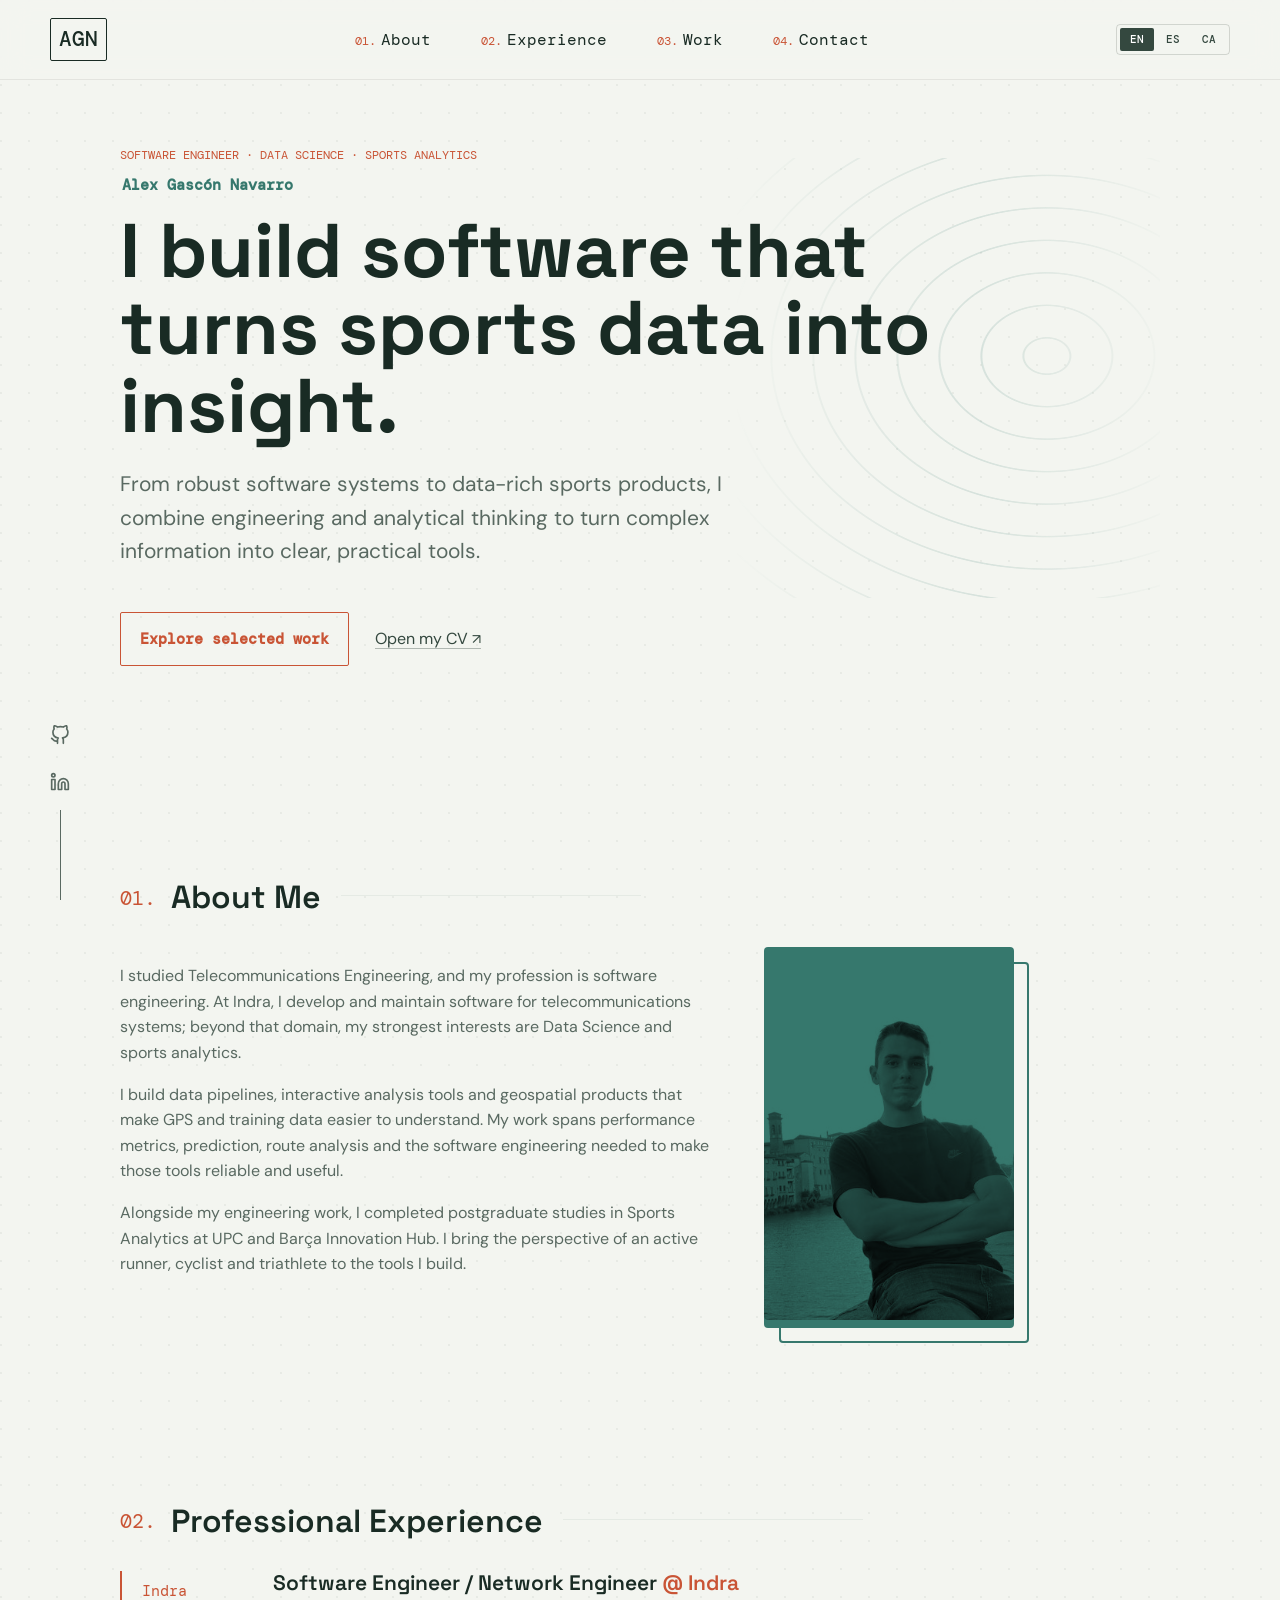
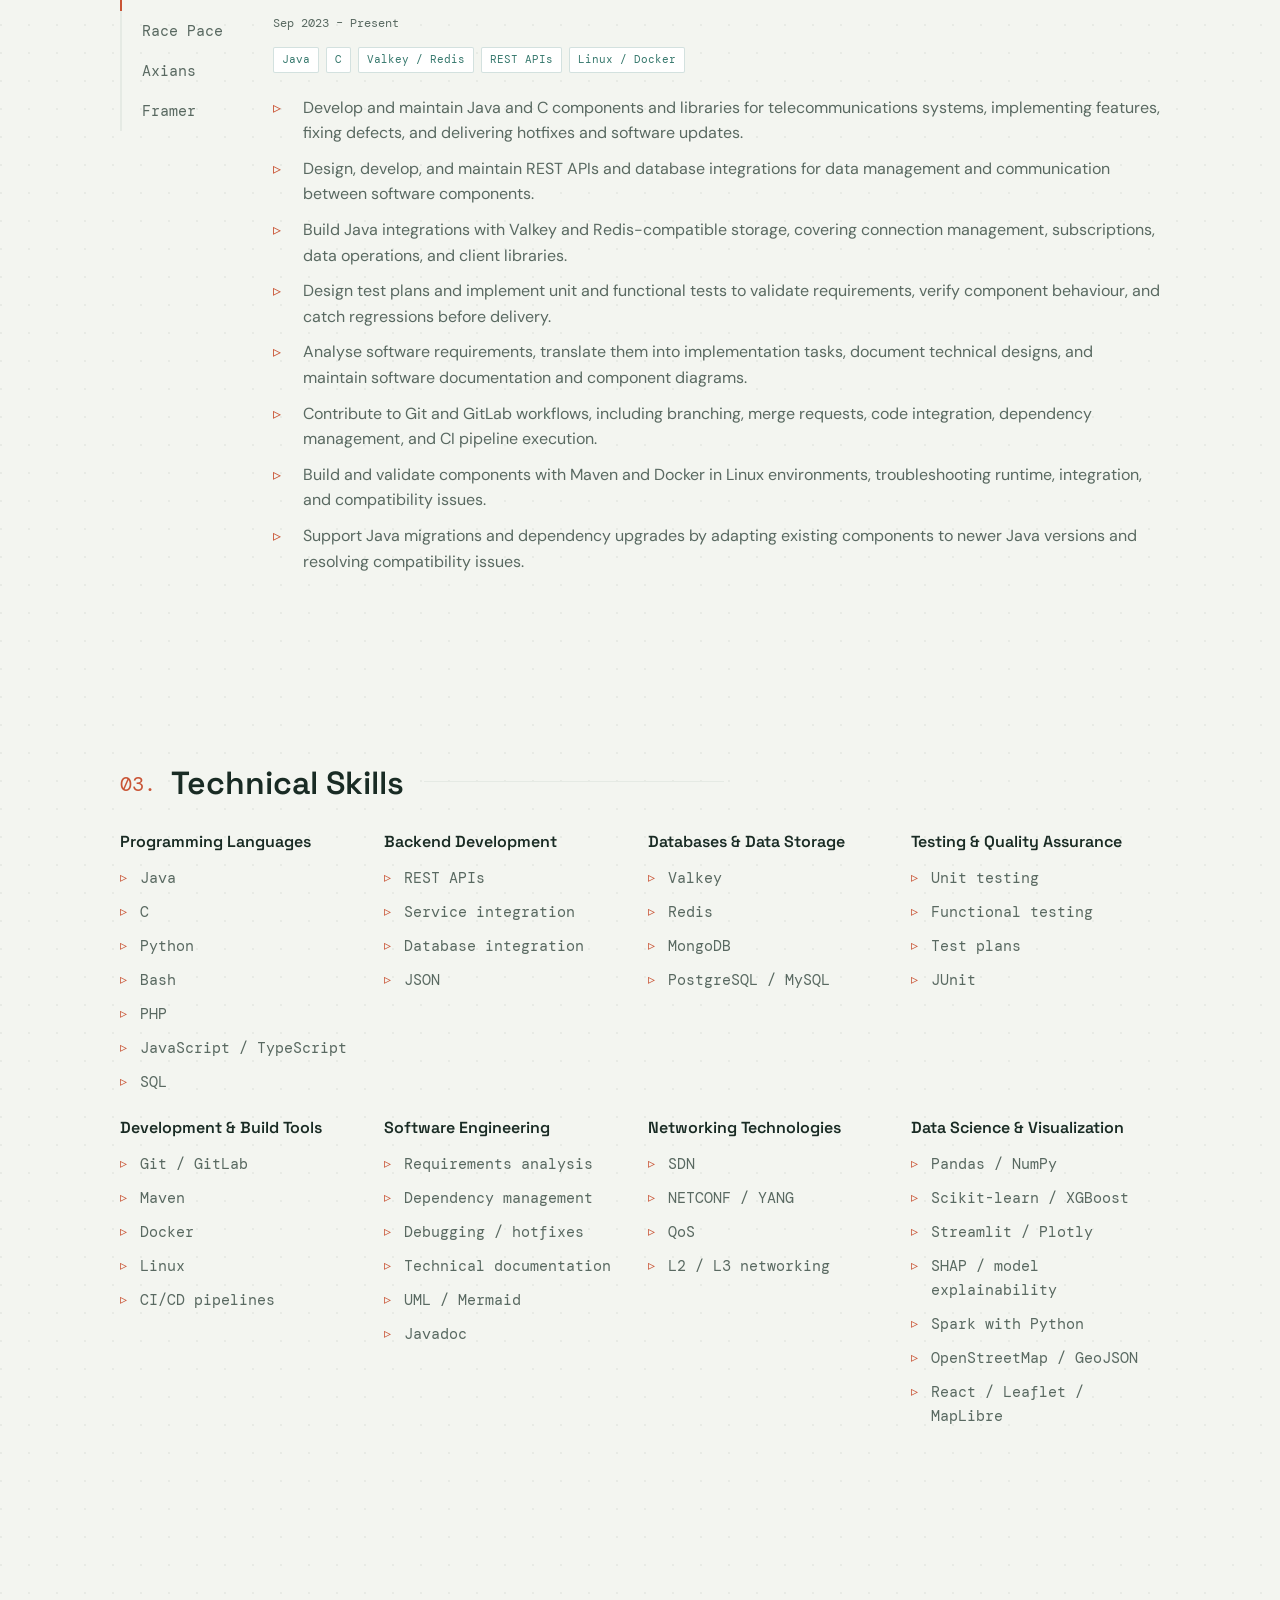
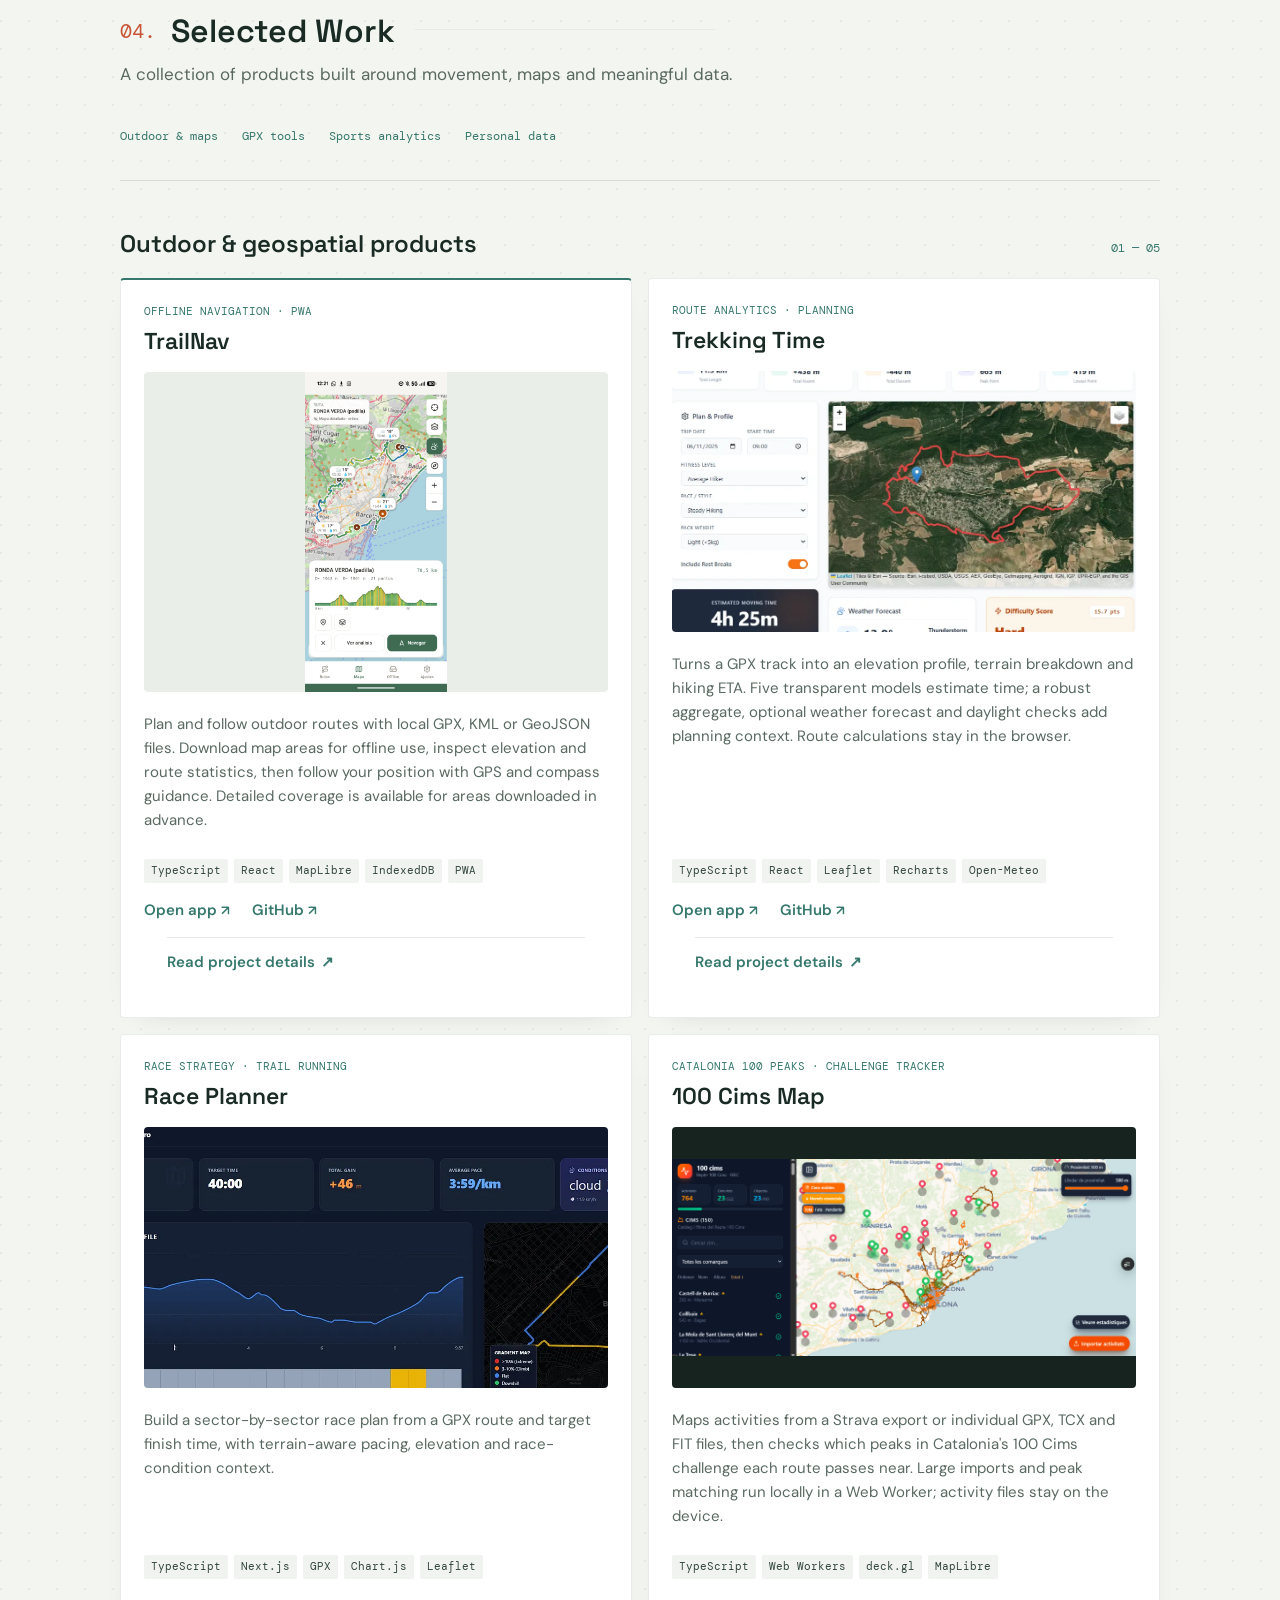
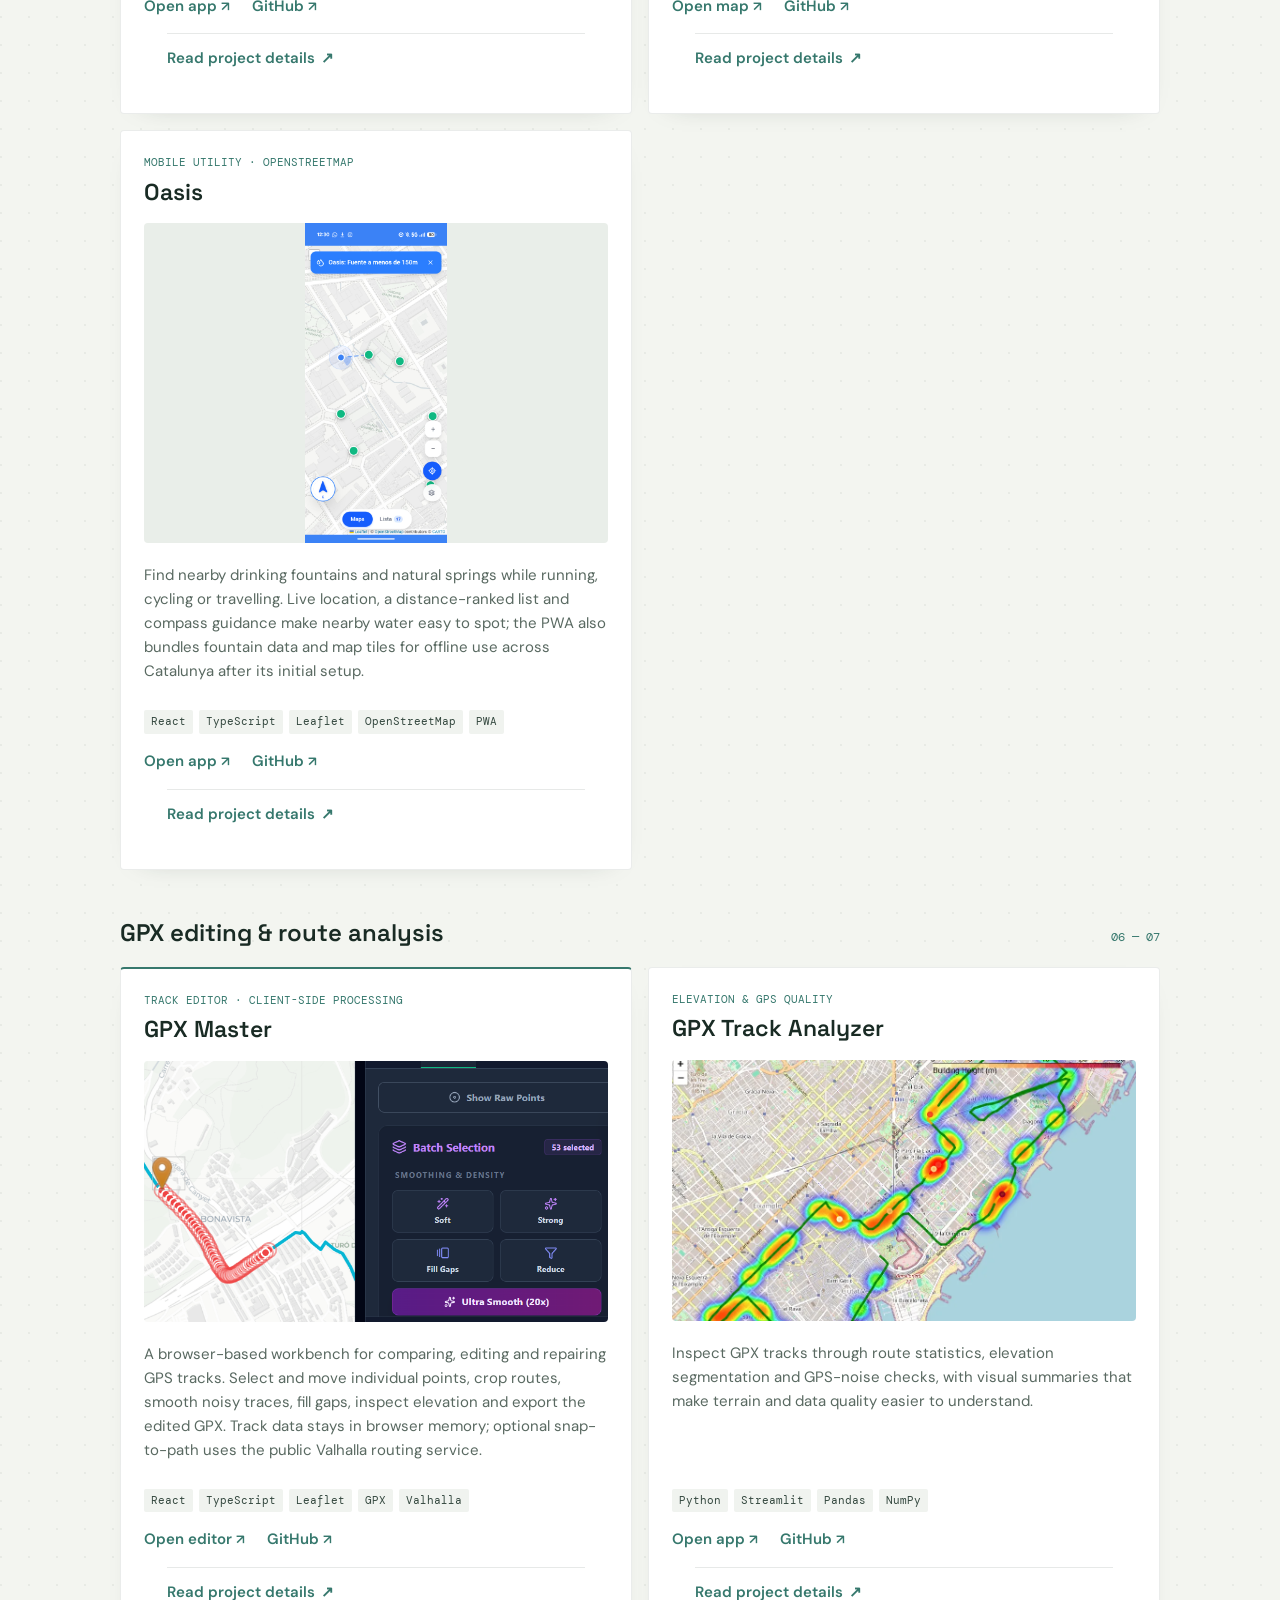
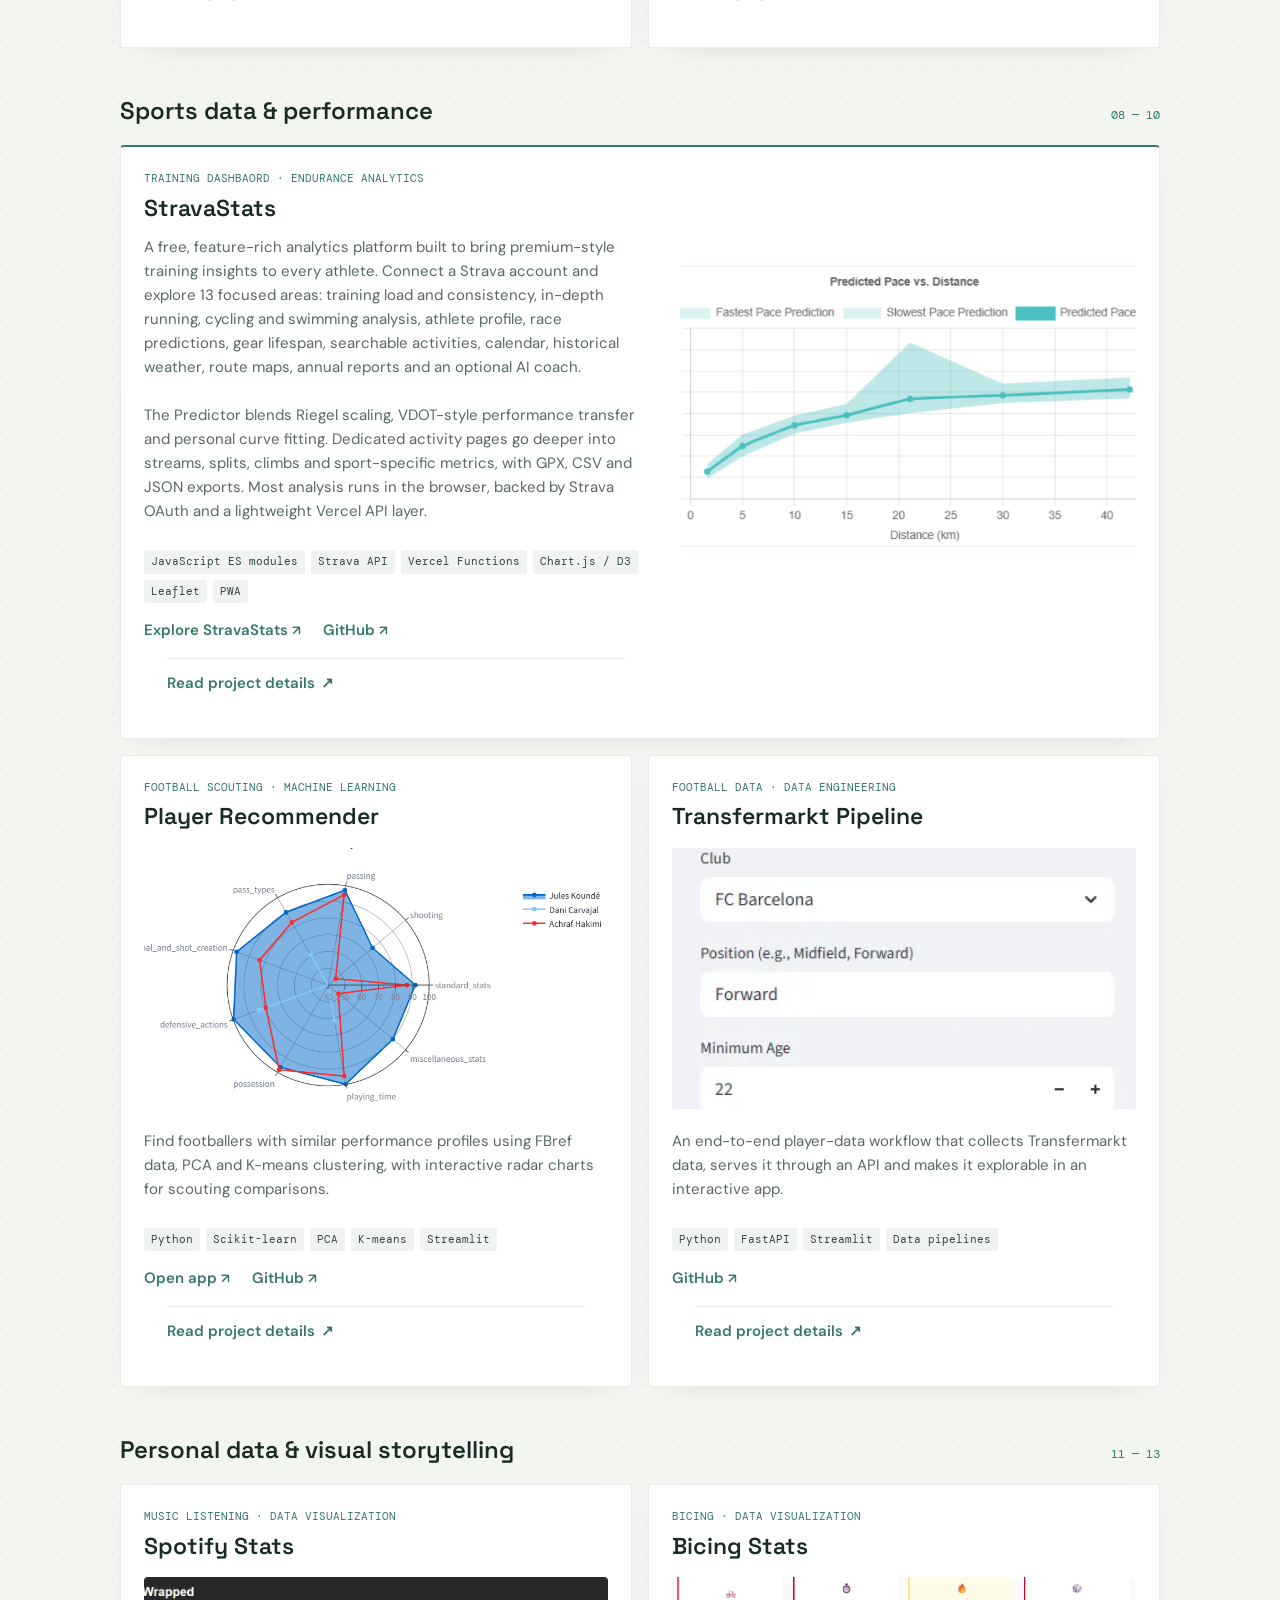
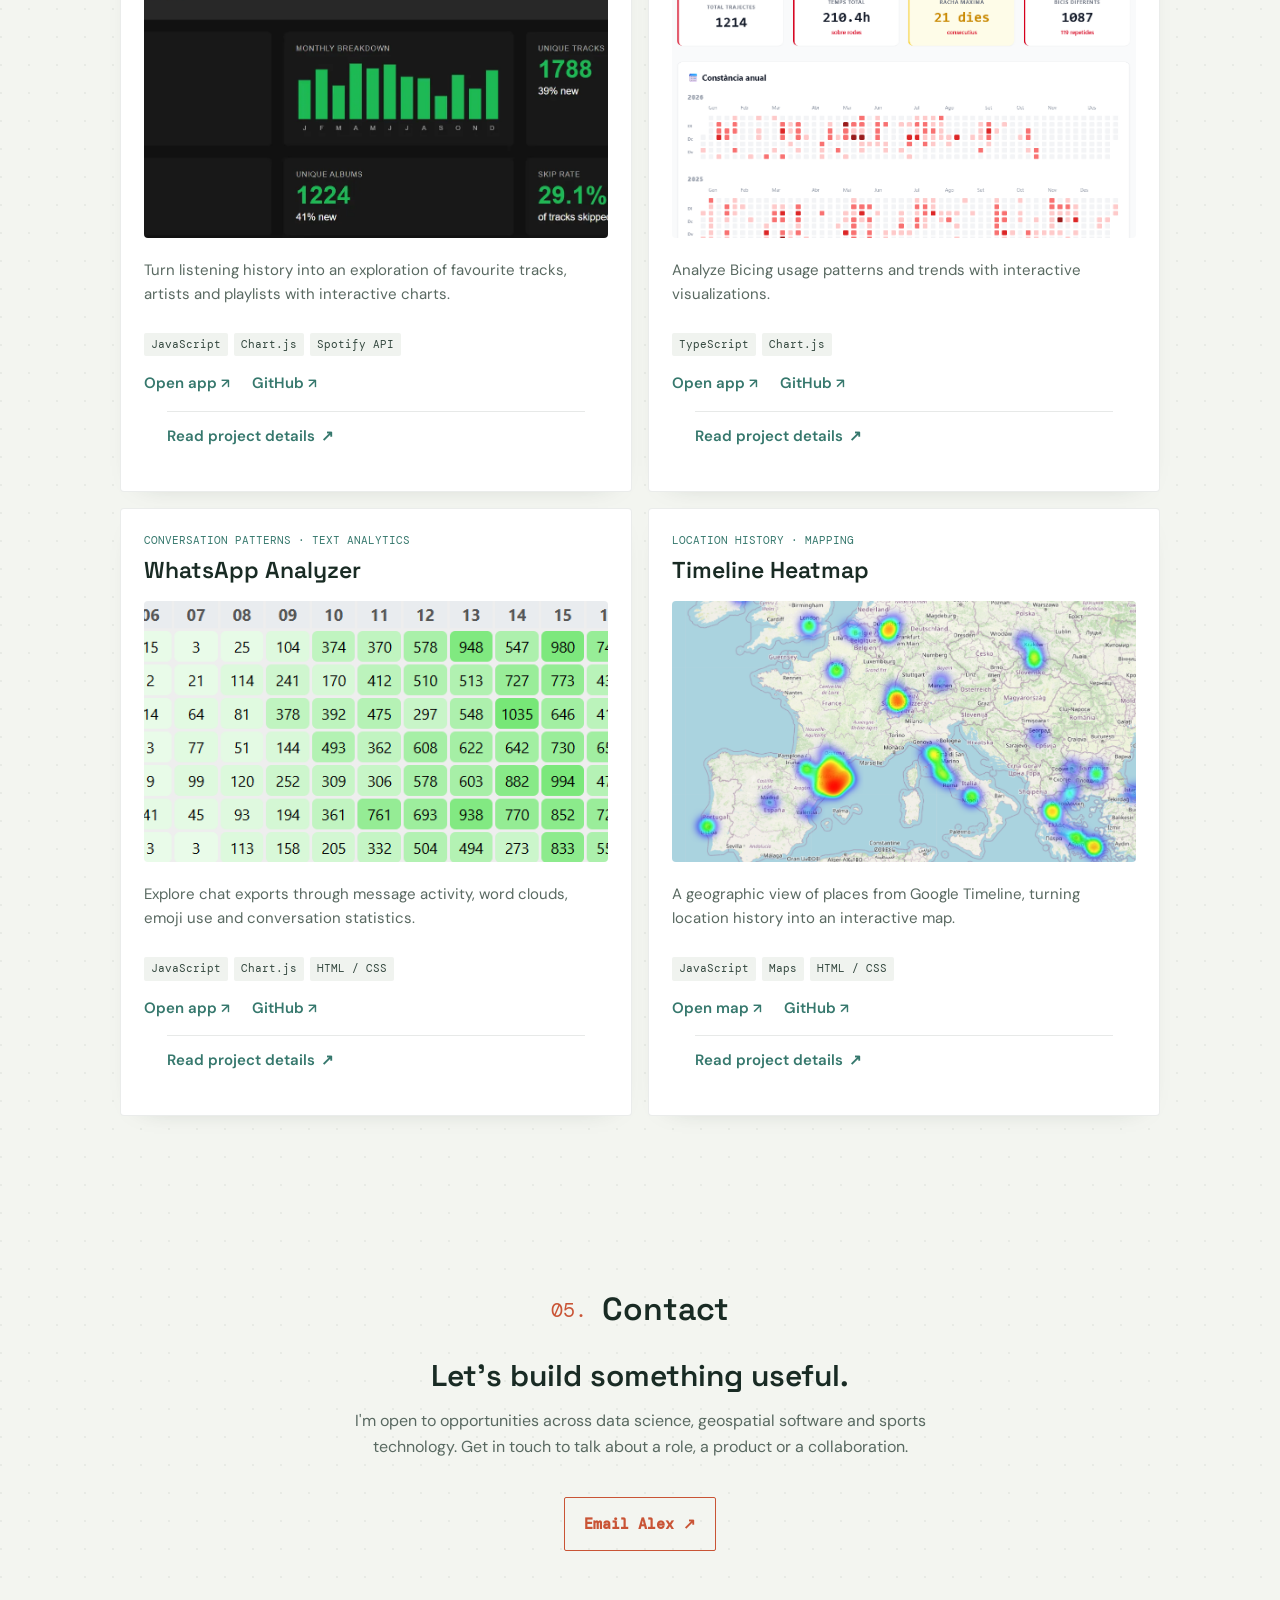
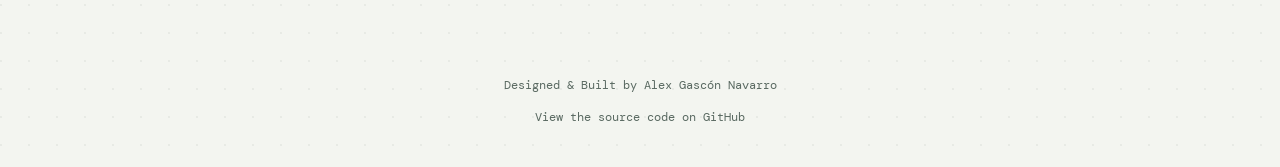
<file: index.html>
<!DOCTYPE html>
<html lang="en">

<head>
  <meta charset="UTF-8">
  <meta name="viewport" content="width=device-width, initial-scale=1.0">
  <meta name="description"
    content="Alex Gascón Navarro is a software engineer focused on data science, sports analytics, and useful data-driven products.">
  <meta name="theme-color" content="#f3f5f0">
  <title>Alex Gascón Navarro | Software Engineer, Data Science & Sports Analytics</title>

  <!-- Favicon - Create a simple 32x32 PNG and place it in your root folder -->
  <link rel="icon" type="image/png" href="favicon.png">

  <!-- Styles and Fonts -->
  <link rel="stylesheet" href="https://unpkg.com/aos@next/dist/aos.css" />
  <link rel="stylesheet" href="style.css">
  <link rel="preconnect" href="https://fonts.googleapis.com">
  <link rel="preconnect" href="https://fonts.gstatic.com" crossorigin>
  <link
    href="https://fonts.googleapis.com/css2?family=DM+Mono:wght@400;500&family=DM+Sans:wght@400;500;600;700&family=Space+Grotesk:wght@500;600;700&display=swap"
    rel="stylesheet">
</head>

<body>

  <!-- FIXED SOCIAL BAR -->
  <div class="social-sidebar">
    <ul>
      <li><a href="https://github.com/alexgasconn" target="_blank" title="GitHub"><svg
            xmlns="http://www.w3.org/2000/svg" role="img" viewBox="0 0 24 24" fill="none" stroke="currentColor"
            stroke-width="2" stroke-linecap="round" stroke-linejoin="round" class="feather feather-github">
            <path
              d="M9 19c-5 1.5-5-2.5-7-3m14 6v-3.87a3.37 3.37 0 0 0-.94-2.61c3.14-.35 6.44-1.54 6.44-7A5.44 5.44 0 0 0 20 4.77 5.07 5.07 0 0 0 19.91 1S18.73.65 16 2.48a13.38 13.38 0 0 0-7 0C6.27.65 5.09 1 5.09 1A5.07 5.07 0 0 0 5 4.77a5.44 5.44 0 0 0-1.5 3.78c0 5.42 3.3 6.61 6.44 7A3.37 3.37 0 0 0 9 18.13V22">
            </path>
          </svg></a></li>
      <li><a href="https://www.linkedin.com/in/alex-gascon-navarro" target="_blank" title="LinkedIn"><svg
            xmlns="http://www.w3.org/2000/svg" role="img" viewBox="0 0 24 24" fill="none" stroke="currentColor"
            stroke-width="2" stroke-linecap="round" stroke-linejoin="round" class="feather feather-linkedin">
            <path d="M16 8a6 6 0 0 1 6 6v7h-4v-7a2 2 0 0 0-2-2 2 2 0 0 0-2 2v7h-4v-7a6 6 0 0 1 6-6z"></path>
            <rect x="2" y="9" width="4" height="12"></rect>
            <circle cx="4" cy="4" r="2"></circle>
          </svg></a></li>
    </ul>
  </div>

  <!-- FIXED TOP NAVIGATION -->
  <nav class="main-nav">
    <div class="nav-logo">AGN</div>
    <ol>
      <li><a href="#about">About</a></li>
      <li><a href="#experience">Experience</a></li>
      <li><a href="#projects">Work</a></li>
      <li><a href="#contact">Contact</a></li>
    </ol>
    <div class="language-switch" role="group" aria-label="Select language">
      <button type="button" class="language-button active" data-language="en" aria-pressed="true">EN</button>
      <button type="button" class="language-button" data-language="es" aria-pressed="false">ES</button>
      <button type="button" class="language-button" data-language="ca" aria-pressed="false">CA</button>
    </div>
  </nav>

  <div class="content-wrapper">
    <!-- HERO SECTION -->
    <header>
      <p class="hero-kicker" data-aos="fade-up">Software Engineer · Data Science · Sports Analytics</p>
      <h1 data-aos="fade-up" data-aos-delay="100">Alex Gascón Navarro</h1>
      <h2 class="big-heading" data-aos="fade-up" data-aos-delay="150">I build software that turns sports data into
        insight.</h2>
      <p data-aos="fade-up" data-aos-delay="200">
        From robust software systems to data-rich sports products, I combine engineering and analytical thinking to turn
        complex information into clear, practical tools.
      </p>
      <div data-aos="fade-up" data-aos-delay="300">
        <a href="#projects" class="btn">Explore selected work</a>
        <a href="files/CV%20(2).pdf" class="text-link" target="_blank" rel="noopener noreferrer">Open my CV <span
            aria-hidden="true">↗</span></a>
      </div>
    </header>

    <main>
      <!-- ABOUT ME -->
      <section id="about" data-aos="fade-up">
        <h2 class="section-heading"><span>01.</span> About Me</h2>
        <div class="about-content">
          <div class="about-text">
            <p>I studied Telecommunications Engineering, and my profession is software engineering. At Indra, I develop
              and maintain software for telecommunications systems; beyond that domain, my strongest interests are Data
              Science and sports analytics.</p>
            <p>I build data pipelines, interactive analysis tools and geospatial products that make GPS and training
              data easier to understand. My work spans performance metrics, prediction, route analysis and the software
              engineering needed to make those tools reliable and useful.</p>
            <p>Alongside my engineering work, I completed postgraduate studies in Sports Analytics at UPC and Barça
              Innovation Hub. I bring the perspective of an active runner, cyclist and triathlete to the tools I build.
            </p>
          </div>
          <div class="about-image">
            <div class="image-wrapper">
              <img src="files/Alex.jpg" alt="Photo of Alex Gascón">
            </div>
          </div>
        </div>
      </section>

      <!-- EXPERIENCE -->
      <section id="experience" data-aos="fade-up">
        <h2 class="section-heading"><span>02.</span> Professional Experience</h2>
        <div class="experience-tabs">
          <ul class="tabs-list" role="tablist">
            <li><button class="tab-button active" role="tab" aria-selected="true" aria-controls="panel-indra"
                id="tab-indra">Indra</button></li>
            <li><button class="tab-button" role="tab" aria-selected="false" aria-controls="panel-racepace"
                id="tab-racepace">Race Pace</button></li>
            <li><button class="tab-button" role="tab" aria-selected="false" aria-controls="panel-axians"
                id="tab-axians">Axians</button></li>
            <li><button class="tab-button" role="tab" aria-selected="false" aria-controls="panel-framer"
                id="tab-framer">Framer</button></li>
          </ul>
          <div class="tabs-panels">
            <div class="tab-panel active" id="panel-indra" role="tabpanel" tabindex="0" aria-labelledby="tab-indra">
              <h3>Software Engineer / Network Engineer <span>@ Indra</span></h3>
              <p class="panel-date">Sep 2023 – Present</p>
              <div class="experience-tags" aria-label="Key skills">
                <span>Java</span><span>C</span><span>Valkey / Redis</span><span>REST APIs</span><span>Linux /
                  Docker</span>
              </div>
              <ul>
                <li>Develop and maintain Java and C components and libraries for telecommunications systems,
                  implementing features, fixing defects, and delivering hotfixes and software updates.</li>
                <li>Design, develop, and maintain REST APIs and database integrations for data management and
                  communication between software components.</li>
                <li>Build Java integrations with Valkey and Redis-compatible storage, covering connection management,
                  subscriptions, data operations, and client libraries.</li>
                <li>Design test plans and implement unit and functional tests to validate requirements, verify component
                  behaviour, and catch regressions before delivery.</li>
                <li>Analyse software requirements, translate them into implementation tasks, document technical designs,
                  and maintain software documentation and component diagrams.</li>
                <li>Contribute to Git and GitLab workflows, including branching, merge requests, code integration,
                  dependency management, and CI pipeline execution.</li>
                <li>Build and validate components with Maven and Docker in Linux environments, troubleshooting runtime,
                  integration, and compatibility issues.</li>
                <li>Support Java migrations and dependency upgrades by adapting existing components to newer Java
                  versions and resolving compatibility issues.</li>
              </ul>
            </div>
            <div class="tab-panel" id="panel-racepace" role="tabpanel" tabindex="0" aria-labelledby="tab-racepace">
              <h3>Collaborator (Part-Time) <span>@ Race Pace</span></h3>
              <p class="panel-date"> 2025 </p>
              <div class="experience-tags" aria-label="Key skills">
                <span>Python</span><span>Predictive modelling</span><span>Sports analytics</span><span>Data
                  pipelines</span>
              </div>
              <ul>
                <li>Contributing to the development of predictive models for athletic race performance.</li>
                <li>Building and maintaining data pipelines to process and analyze athlete training data.</li>
                <li>Collaborating with a startup environment to translate data insights into product features.</li>
              </ul>
            </div>
            <div class="tab-panel" id="panel-axians" role="tabpanel" tabindex="0" aria-labelledby="tab-axians">
              <h3>Network Full-Stack Developer Intern <span>@ Axians</span></h3>
              <p class="panel-date">2022 – 2023</p>
              <div class="experience-tags" aria-label="Key skills">
                <span>PHP</span><span>Python</span><span>DNS</span><span>Linux</span><span>Web services</span>
              </div>
              <ul>
                <li>Automated DNS functionalities via web services (PHP & Python), reducing manual configuration errors
                  by over 50%.</li>
                <li>Managed Linux-based servers and deployed internal web solutions for IT operations.</li>
              </ul>
            </div>
            <div class="tab-panel" id="panel-framer" role="tabpanel" tabindex="0" aria-labelledby="tab-framer">
              <h3>Support Consultant <span>@ Framer</span></h3>
              <p class="panel-date">2023</p>
              <div class="experience-tags" aria-label="Key skills">
                <span>Technical support</span><span>Troubleshooting</span><span>Customer
                  service</span><span>Billing</span><span>Documentation</span>
              </div>
              <ul>
                <li>Provided technical and billing support to a global user base, resolving hundreds of tickets weekly.
                </li>
                <li>Created internal documentation to streamline support workflows and improve response times.</li>
              </ul>
            </div>
          </div>
        </div>
      </section>

      <!-- TECHNICAL SKILLS -->
      <section id="technical-skills" data-aos="fade-up">
        <h2 class="section-heading"><span>03.</span> Technical Skills</h2>
        <div class="skills-grid">
          <div>
            <h4>Programming Languages</h4>
            <ul>
              <li>Java</li>
              <li>C</li>
              <li>Python</li>
              <li>Bash</li>
              <li>PHP</li>
              <li>JavaScript / TypeScript</li>
              <li>SQL</li>
            </ul>
          </div>
          <div>
            <h4>Backend Development</h4>
            <ul>
              <li>REST APIs</li>
              <li>Service integration</li>
              <li>Database integration</li>
              <li>JSON</li>
            </ul>
          </div>
          <div>
            <h4>Databases & Data Storage</h4>
            <ul>
              <li>Valkey</li>
              <li>Redis</li>
              <li>MongoDB</li>
              <li>PostgreSQL / MySQL</li>
            </ul>
          </div>
          <div>
            <h4>Testing & Quality Assurance</h4>
            <ul>
              <li>Unit testing</li>
              <li>Functional testing</li>
              <li>Test plans</li>
              <li>JUnit</li>
            </ul>
          </div>
          <div>
            <h4>Development & Build Tools</h4>
            <ul>
              <li>Git / GitLab</li>
              <li>Maven</li>
              <li>Docker</li>
              <li>Linux</li>
              <li>CI/CD pipelines</li>
            </ul>
          </div>
          <div>
            <h4>Software Engineering</h4>
            <ul>
              <li>Requirements analysis</li>
              <li>Dependency management</li>
              <li>Debugging / hotfixes</li>
              <li>Technical documentation</li>
              <li>UML / Mermaid</li>
              <li>Javadoc</li>
            </ul>
          </div>
          <div>
            <h4>Networking Technologies</h4>
            <ul>
              <li>SDN</li>
              <li>NETCONF / YANG</li>
              <li>QoS</li>
              <li>L2 / L3 networking</li>
            </ul>
          </div>
          <div>
            <h4>Data Science & Visualization</h4>
            <ul>
              <li>Pandas / NumPy</li>
              <li>Scikit-learn / XGBoost</li>
              <li>Streamlit / Plotly</li>
              <li>SHAP / model explainability</li>
              <li>Spark with Python</li>
              <li>OpenStreetMap / GeoJSON</li>
              <li>React / Leaflet / MapLibre</li>
            </ul>
          </div>
        </div>
      </section>

      <!-- PROJECTS -->
      <section id="projects" data-aos="fade-up">
        <h2 class="section-heading"><span>04.</span> Selected Work</h2>
        <p class="section-intro">A collection of products built around movement, maps and meaningful data.</p>
        <nav class="project-index" aria-label="Project categories">
          <a href="#outdoor-projects">Outdoor & maps</a>
          <a href="#gpx-projects">GPX tools</a>
          <a href="#sports-projects">Sports analytics</a>
          <a href="#personal-projects">Personal data</a>
        </nav>

        <div class="project-group" id="outdoor-projects">
          <div class="project-group-heading">
            <h3>Outdoor & geospatial products</h3><span>01 — 05</span>
          </div>
          <div class="projects-grid">
            <article class="project-card project-card-featured" data-aos="fade-up">
              <div class="project-content">
                <p class="project-eyebrow">Offline navigation · PWA</p>
                <h4 class="project-title">TrailNav</h4>
                <div class="project-image project-image-phone"><img src="files/TrailNav/TrailNav1.png"
                    alt="TrailNav route map and navigation screen" loading="lazy"></div>
                <p class="project-description">Plan and follow outdoor routes with local GPX, KML or GeoJSON files.
                  Download map areas for offline use, inspect elevation and route statistics, then follow your position
                  with GPS and compass guidance. Detailed coverage is available for areas downloaded in advance.</p>
                <ul class="project-tech-list">
                  <li>TypeScript</li>
                  <li>React</li>
                  <li>MapLibre</li>
                  <li>IndexedDB</li>
                  <li>PWA</li>
                </ul>
                <div class="project-links">
                  <a href="https://trail-nav.vercel.app/" target="_blank" rel="noopener noreferrer">Open app <span
                      aria-hidden="true">↗</span></a>
                  <a href="https://github.com/alexgasconn/TrailNav" target="_blank" rel="noopener noreferrer">GitHub
                    <span aria-hidden="true">↗</span></a>
                </div>
              </div>
            </article>

            <article class="project-card" data-aos="fade-up" data-aos-delay="50">
              <div class="project-content">
                <p class="project-eyebrow">Route analytics · Planning</p>
                <h4 class="project-title">Trekking Time</h4>
                <div class="project-image"><img src="files/TrekkingTime/TrekkingTime.webp"
                    alt="Trekking Time route map and planning dashboard" loading="lazy"></div>
                <p class="project-description">Turns a GPX track into an elevation profile, terrain breakdown and hiking
                  ETA. Five transparent models estimate time; a robust aggregate, optional weather forecast and daylight
                  checks add planning context. Route calculations stay in the browser.</p>
                <ul class="project-tech-list">
                  <li>TypeScript</li>
                  <li>React</li>
                  <li>Leaflet</li>
                  <li>Recharts</li>
                  <li>Open-Meteo</li>
                </ul>
                <div class="project-links">
                  <a href="https://trekkingtime.vercel.app/" target="_blank" rel="noopener noreferrer">Open app <span
                      aria-hidden="true">↗</span></a>
                  <a href="https://github.com/alexgasconn/TrekkingTime" target="_blank" rel="noopener noreferrer">GitHub
                    <span aria-hidden="true">↗</span></a>
                </div>
              </div>
            </article>

            <article class="project-card" data-aos="fade-up" data-aos-delay="100">
              <div class="project-content">
                <p class="project-eyebrow">Race strategy · Trail running</p>
                <h4 class="project-title">Race Planner</h4>
                <div class="project-image"><img src="files/RacePlanner/RacePlanner1.webp"
                    alt="Race Planner elevation profile and race plan" loading="lazy"></div>
                <p class="project-description">Build a sector-by-sector race plan from a GPX route and target finish
                  time, with terrain-aware pacing, elevation and race-condition context.</p>
                <ul class="project-tech-list">
                  <li>TypeScript</li>
                  <li>Next.js</li>
                  <li>GPX</li>
                  <li>Chart.js</li>
                  <li>Leaflet</li>
                </ul>
                <div class="project-links">
                  <a href="https://run-race-planner.vercel.app/" target="_blank" rel="noopener noreferrer">Open app
                    <span aria-hidden="true">↗</span></a>
                  <a href="https://github.com/alexgasconn/RacePlanner" target="_blank" rel="noopener noreferrer">GitHub
                    <span aria-hidden="true">↗</span></a>
                </div>
              </div>
            </article>

            <article class="project-card" data-aos="fade-up" data-aos-delay="150">
              <div class="project-content">
                <p class="project-eyebrow">Catalonia 100 peaks · Challenge tracker</p>
                <h4 class="project-title">100 Cims Map</h4>
                <div class="project-image project-image-wide"><img src="files/100Cims/100cims1.png"
                    alt="100 Cims challenge map with completed peaks and activities" loading="lazy"></div>
                <p class="project-description">Maps activities from a Strava export or individual GPX, TCX and FIT
                  files, then checks which peaks in Catalonia's 100 Cims challenge each route passes near. Large imports
                  and peak matching run locally in a Web Worker; activity files stay on the device.</p>
                <ul class="project-tech-list">
                  <li>TypeScript</li>
                  <li>Web Workers</li>
                  <li>deck.gl</li>
                  <li>MapLibre</li>
                </ul>
                <div class="project-links">
                  <a href="https://mapa100cims.vercel.app/" target="_blank" rel="noopener noreferrer">Open map <span
                      aria-hidden="true">↗</span></a>
                  <a href="https://github.com/alexgasconn/100-Cims-Mapa" target="_blank"
                    rel="noopener noreferrer">GitHub <span aria-hidden="true">↗</span></a>
                </div>
              </div>
            </article>

            <article class="project-card" data-aos="fade-up" data-aos-delay="200">
              <div class="project-content">
                <p class="project-eyebrow">Mobile utility · OpenStreetMap</p>
                <h4 class="project-title">Oasis</h4>
                <div class="project-image project-image-phone"><img src="files/Oasis/Oasis1.png"
                    alt="Oasis nearby water fountain map and compass" loading="lazy"></div>
                <p class="project-description">Find nearby drinking fountains and natural springs while running, cycling
                  or travelling. Live location, a distance-ranked list and compass guidance make nearby water easy to
                  spot; the PWA also bundles fountain data and map tiles for offline use across Catalunya after its
                  initial setup.</p>
                <ul class="project-tech-list">
                  <li>React</li>
                  <li>TypeScript</li>
                  <li>Leaflet</li>
                  <li>OpenStreetMap</li>
                  <li>PWA</li>
                </ul>
                <div class="project-links">
                  <a href="https://www.oasis-search.vercel.app/" target="_blank" rel="noopener noreferrer">Open app
                    <span aria-hidden="true">↗</span></a>
                  <a href="https://github.com/alexgasconn/Oasis" target="_blank" rel="noopener noreferrer">GitHub <span
                      aria-hidden="true">↗</span></a>
                </div>
              </div>
            </article>
          </div>
        </div>

        <div class="project-group" id="gpx-projects">
          <div class="project-group-heading">
            <h3>GPX editing & route analysis</h3><span>06 — 07</span>
          </div>
          <div class="projects-grid">
            <article class="project-card project-card-featured" data-aos="fade-up">
              <div class="project-content">
                <p class="project-eyebrow">Track editor · Client-side processing</p>
                <h4 class="project-title">GPX Master</h4>
                <div class="project-image"><img src="files/GPXMaster/GPXMaster1.png"
                    alt="GPX Master point editing and track repair tools" loading="lazy"></div>
                <p class="project-description">A browser-based workbench for comparing, editing and repairing GPS
                  tracks. Select and move individual points, crop routes, smooth noisy traces, fill gaps, inspect
                  elevation and export the edited GPX. Track data stays in browser memory; optional snap-to-path uses
                  the public Valhalla routing service.</p>
                <ul class="project-tech-list">
                  <li>React</li>
                  <li>TypeScript</li>
                  <li>Leaflet</li>
                  <li>GPX</li>
                  <li>Valhalla</li>
                </ul>
                <div class="project-links">
                  <a href="https://gpx-master.vercel.app/" target="_blank" rel="noopener noreferrer">Open editor <span
                      aria-hidden="true">↗</span></a>
                  <a href="https://github.com/alexgasconn/GPX-Master" target="_blank" rel="noopener noreferrer">GitHub
                    <span aria-hidden="true">↗</span></a>
                </div>
              </div>
            </article>

            <article class="project-card" data-aos="fade-up" data-aos-delay="50">
              <div class="project-content">
                <p class="project-eyebrow">Elevation & GPS quality</p>
                <h4 class="project-title">GPX Track Analyzer</h4>
                <div class="project-image"><img src="files/GPXAnalyzer/GPX.webp"
                    alt="GPS route data visualized on an interactive map" loading="lazy"></div>
                <p class="project-description">Inspect GPX tracks through route statistics, elevation segmentation and
                  GPS-noise checks, with visual summaries that make terrain and data quality easier to understand.</p>
                <ul class="project-tech-list">
                  <li>Python</li>
                  <li>Streamlit</li>
                  <li>Pandas</li>
                  <li>NumPy</li>
                </ul>
                <div class="project-links">
                  <a href="https://gpx-analyzer.streamlit.app/" target="_blank" rel="noopener noreferrer">Open app <span
                      aria-hidden="true">↗</span></a>
                  <a href="https://github.com/alexgasconn/GPX-Analyzer" target="_blank" rel="noopener noreferrer">GitHub
                    <span aria-hidden="true">↗</span></a>
                </div>
              </div>
            </article>
          </div>
        </div>

        <div class="project-group" id="sports-projects">
          <div class="project-group-heading">
            <h3>Sports data & performance</h3><span>08 — 10</span>
          </div>
          <div class="projects-grid">
            <article class="project-card project-card-featured project-card-spotlight" data-aos="fade-up">
              <div class="project-content">
                <p class="project-eyebrow">Training Dashbaord · Endurance analytics</p>
                <h4 class="project-title">StravaStats</h4>
                <div class="project-image"><img src="files/Strava/Strava.png"
                    alt="StravaStats race pace prediction chart" loading="lazy"></div>
                <p class="project-description">A free, feature-rich analytics platform built to bring premium-style
                  training insights to every athlete. Connect a Strava account and explore 13 focused areas: training
                  load and consistency, in-depth running, cycling and swimming analysis, athlete profile, race
                  predictions, gear lifespan, searchable activities, calendar, historical weather, route maps, annual
                  reports and an optional AI coach.<br><br>The Predictor blends Riegel scaling, VDOT-style performance
                  transfer and personal curve fitting. Dedicated activity pages go deeper into streams, splits, climbs
                  and sport-specific metrics, with GPX, CSV and JSON exports. Most analysis runs in the browser, backed
                  by Strava OAuth and a lightweight Vercel API layer.</p>
                <ul class="project-tech-list">
                  <li>JavaScript ES modules</li>
                  <li>Strava API</li>
                  <li>Vercel Functions</li>
                  <li>Chart.js / D3</li>
                  <li>Leaflet</li>
                  <li>PWA</li>
                </ul>
                <div class="project-links">
                  <a href="https://stravastats.vercel.app/" target="_blank" rel="noopener noreferrer">Explore
                    StravaStats <span aria-hidden="true">↗</span></a>
                  <a href="https://github.com/alexgasconn/StravaStats" target="_blank" rel="noopener noreferrer">GitHub
                    <span aria-hidden="true">↗</span></a>
                </div>
              </div>
            </article>

            <article class="project-card" data-aos="fade-up">
              <div class="project-content">
                <p class="project-eyebrow">Football scouting · Machine learning</p>
                <h4 class="project-title">Player Recommender</h4>
                <div class="project-image"><img src="files/PlayerRecommender/Players.png"
                    alt="Player performance comparison dashboard" loading="lazy"></div>
                <p class="project-description">Find footballers with similar performance profiles using FBref data, PCA
                  and K-means clustering, with interactive radar charts for scouting comparisons.</p>
                <ul class="project-tech-list">
                  <li>Python</li>
                  <li>Scikit-learn</li>
                  <li>PCA</li>
                  <li>K-means</li>
                  <li>Streamlit</li>
                </ul>
                <div class="project-links">
                  <a href="https://player-recommender.streamlit.app/" target="_blank" rel="noopener noreferrer">Open app
                    <span aria-hidden="true">↗</span></a>
                  <a href="https://github.com/alexgasconn/player-recommender" target="_blank"
                    rel="noopener noreferrer">GitHub <span aria-hidden="true">↗</span></a>
                </div>
              </div>
            </article>

            <article class="project-card" data-aos="fade-up" data-aos-delay="100">
              <div class="project-content">
                <p class="project-eyebrow">Football data · Data engineering</p>
                <h4 class="project-title">Transfermarkt Pipeline</h4>
                <div class="project-image"><img src="files/Transfermarkt/Transfermarkt.webp"
                    alt="Transfermarkt player data application" loading="lazy"></div>
                <p class="project-description">An end-to-end player-data workflow that collects Transfermarkt data,
                  serves it through an API and makes it explorable in an interactive app.</p>
                <ul class="project-tech-list">
                  <li>Python</li>
                  <li>FastAPI</li>
                  <li>Streamlit</li>
                  <li>Data pipelines</li>
                </ul>
                <div class="project-links">
                  <a href="https://github.com/alexgasconn/transfermarkt-scraper-api" target="_blank"
                    rel="noopener noreferrer">GitHub <span aria-hidden="true">↗</span></a>
                </div>
              </div>
            </article>
          </div>
        </div>

        <div class="project-group" id="personal-projects">
          <div class="project-group-heading">
            <h3>Personal data & visual storytelling</h3><span>11 — 13</span>
          </div>
          <div class="projects-grid">
            <article class="project-card" data-aos="fade-up">
              <div class="project-content">
                <p class="project-eyebrow">Music listening · Data visualization</p>
                <h4 class="project-title">Spotify Stats</h4>
                <div class="project-image"><img src="files/SpotifyStats/Spotify.webp" alt="Spotify listening statistics"
                    loading="lazy"></div>
                <p class="project-description">Turn listening history into an exploration of favourite tracks, artists
                  and playlists with interactive charts.</p>
                <ul class="project-tech-list">
                  <li>JavaScript</li>
                  <li>Chart.js</li>
                  <li>Spotify API</li>
                </ul>
                <div class="project-links">
                  <a href="https://spotystats.vercel.app/" target="_blank" rel="noopener noreferrer">Open app <span
                      aria-hidden="true">↗</span></a>
                  <a href="https://github.com/alexgasconn/SpotifyStats" target="_blank" rel="noopener noreferrer">GitHub
                    <span aria-hidden="true">↗</span></a>
                </div>
              </div>
            </article>

            <article class="project-card" data-aos="fade-up">
              <div class="project-content">
                <p class="project-eyebrow">Bicing · Data visualization</p>
                <h4 class="project-title">Bicing Stats</h4>
                <div class="project-image"><img src="files/BicingStats/Bicing1.png" alt="Bicing statistics"
                    loading="lazy"></div>
                <p class="project-description">Analyze Bicing usage patterns and trends with interactive visualizations.</p>
                <ul class="project-tech-list">
                  <li>TypeScript</li>
                  <li>Chart.js</li>
                </ul>
                <div class="project-links">
                  <a href="https://bicing-stats.vercel.app/" target="_blank" rel="noopener noreferrer">Open app <span
                      aria-hidden="true">↗</span></a>
                  <a href="https://github.com/alexgasconn/BicingStats" target="_blank" rel="noopener noreferrer">GitHub
                    <span aria-hidden="true">↗</span></a>
                </div>
              </div>
            </article>

            <article class="project-card" data-aos="fade-up" data-aos-delay="50">
              <div class="project-content">
                <p class="project-eyebrow">Conversation patterns · Text analytics</p>
                <h4 class="project-title">WhatsApp Analyzer</h4>
                <div class="project-image"><img src="files/WhatsAppAnalyzer/Whatsapp.png"
                    alt="WhatsApp conversation analysis dashboard" loading="lazy"></div>
                <p class="project-description">Explore chat exports through message activity, word clouds, emoji use and
                  conversation statistics.</p>
                <ul class="project-tech-list">
                  <li>JavaScript</li>
                  <li>Chart.js</li>
                  <li>HTML / CSS</li>
                </ul>
                <div class="project-links">
                  <a href="https://whats-stats.vercel.app/" target="_blank" rel="noopener noreferrer">Open app <span
                      aria-hidden="true">↗</span></a>
                  <a href="https://github.com/alexgasconn/WhatsAppAnalyzer" target="_blank"
                    rel="noopener noreferrer">GitHub <span aria-hidden="true">↗</span></a>
                </div>
              </div>
            </article>

            <article class="project-card" data-aos="fade-up" data-aos-delay="100">
              <div class="project-content">
                <p class="project-eyebrow">Location history · Mapping</p>
                <h4 class="project-title">Timeline Heatmap</h4>
                <div class="project-image"><img src="files/TimelineHeatmap/Heatmap.png"
                    alt="Location heatmap plotted over a map" loading="lazy"></div>
                <p class="project-description">A geographic view of places from Google Timeline, turning location
                  history into an interactive map.</p>
                <ul class="project-tech-list">
                  <li>JavaScript</li>
                  <li>Maps</li>
                  <li>HTML / CSS</li>
                </ul>
                <div class="project-links">
                  <a href="https://alexgasconn.github.io/timeline/" target="_blank" rel="noopener noreferrer">Open map
                    <span aria-hidden="true">↗</span></a>
                  <a href="https://github.com/alexgasconn/timeline" target="_blank" rel="noopener noreferrer">GitHub
                    <span aria-hidden="true">↗</span></a>
                </div>
              </div>
            </article>
          </div>
        </div>
      </section>
      <!-- CONTACT -->
      <section id="contact" data-aos="fade-up">
        <h2 class="section-heading"><span>05.</span> Contact</h2>
        <h3 class="contact-title">Let's build something useful.</h3>
        <p>I'm open to opportunities across data science, geospatial software and sports technology. Get in touch to
          talk about a role, a product or a collaboration.</p>
        <a href="mailto:alex.gascon1999@gmail.com" class="btn">Email Alex <span aria-hidden="true">↗</span></a>
      </section>

    </main>

    <footer>
      <p>Designed & Built by Alex Gascón Navarro</p>
      <a href="https://github.com/alexgasconn/alexgasconn.github.io" target="_blank">View the source code on GitHub</a>
    </footer>
  </div>

  <!-- Scripts -->
  <script src="https://unpkg.com/aos@next/dist/aos.js"></script>
  <script src="project-details.js"></script>
  <script src="project-pages.js"></script>
  <script src="translations.js"></script>
  <script>
    // Initialize Animate on Scroll
    AOS.init({
      duration: 750,
      once: true,
      offset: 50,
    });

    // Logic for experience tabs
    const tabs = document.querySelectorAll('.tab-button');
    const panels = document.querySelectorAll('.tab-panel');

    tabs.forEach(tab => {
      tab.addEventListener('click', () => {
        // Deactivate all
        tabs.forEach(t => {
          t.classList.remove('active');
          t.setAttribute('aria-selected', 'false');
        });
        panels.forEach(p => p.classList.remove('active'));

        // Activate the selected one
        tab.classList.add('active');
        tab.setAttribute('aria-selected', 'true');
        const targetPanelId = tab.getAttribute('aria-controls');
        const targetPanel = document.getElementById(targetPanelId);
        if (targetPanel) {
          targetPanel.classList.add('active');
        }
      });
    });
  </script>
</body>

</html>
</file>
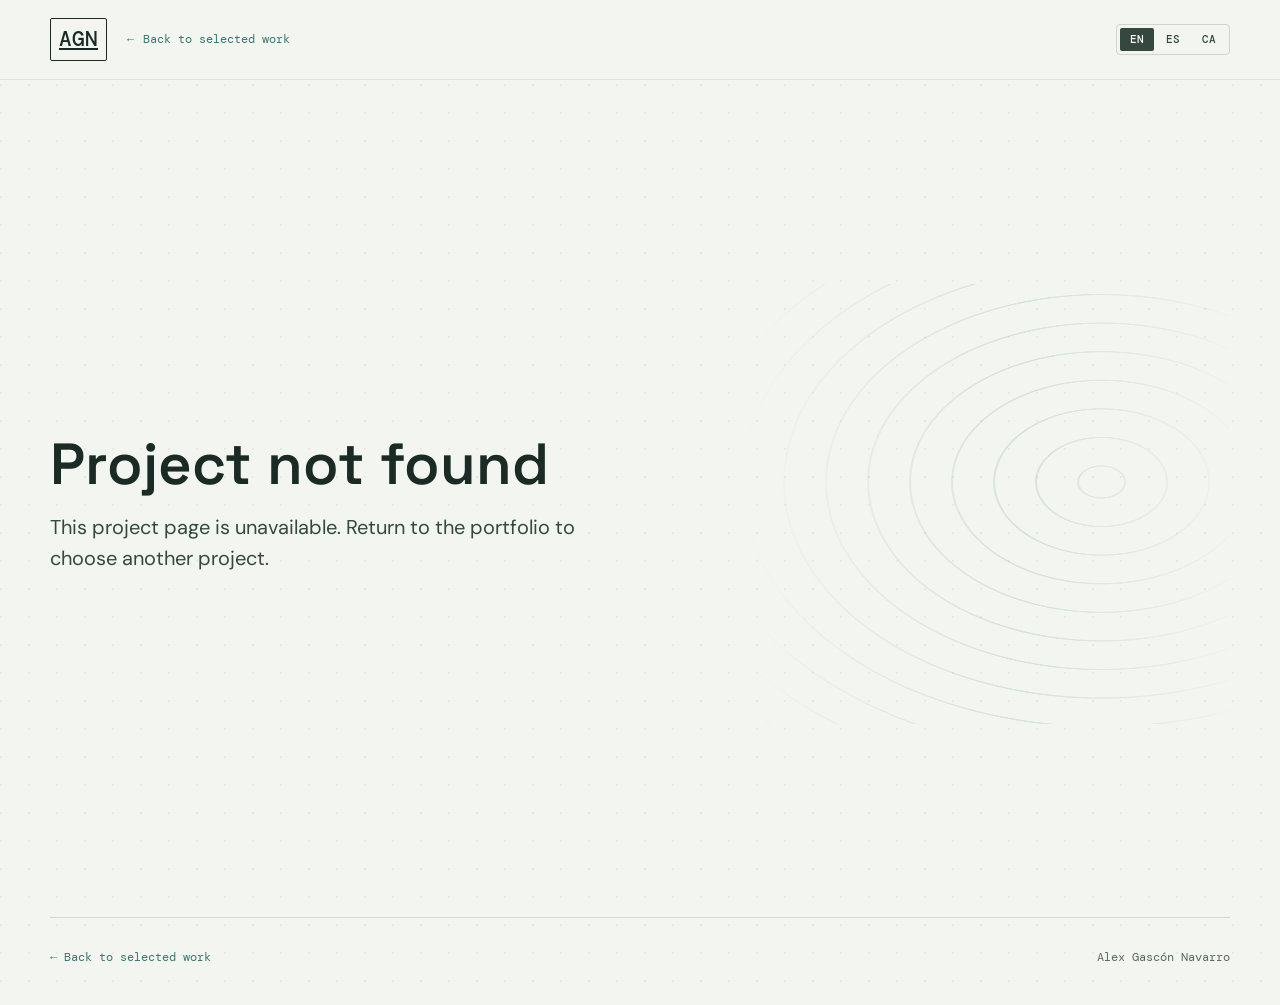
<file: project.html>
<!DOCTYPE html>
<html lang="en">

<head>
    <meta charset="UTF-8">
    <meta name="viewport" content="width=device-width, initial-scale=1.0">
    <meta name="description" content="Project case study by Alex Gascón Navarro.">
    <meta name="theme-color" content="#f3f5f0">
    <title>Project | Alex Gascón Navarro</title>
    <link rel="stylesheet" href="style.css">
    <link rel="stylesheet" href="project-detail.css">
    <link rel="preconnect" href="https://fonts.googleapis.com">
    <link rel="preconnect" href="https://fonts.gstatic.com" crossorigin>
    <link
        href="https://fonts.googleapis.com/css2?family=DM+Mono:wght@400;500&family=DM+Sans:wght@400;500;600;700&family=Space+Grotesk:wght@500;600;700&display=swap"
        rel="stylesheet">
</head>

<body class="project-detail-body">
    <nav class="main-nav project-nav" aria-label="Project navigation">
        <a class="nav-logo" href="index.html" aria-label="Alex Gascón Navarro home">AGN</a>
        <a class="project-back" href="index.html#projects"><span aria-hidden="true">←</span><span id="back-label">Back
                to projects</span></a>
        <div class="language-switch" role="group" aria-label="Select language">
            <button type="button" class="language-button active" data-language="en" aria-pressed="true">EN</button>
            <button type="button" class="language-button" data-language="es" aria-pressed="false">ES</button>
            <button type="button" class="language-button" data-language="ca" aria-pressed="false">CA</button>
        </div>
    </nav>

    <main class="project-detail-shell" id="project-detail" aria-live="polite">
        <header class="project-detail-hero">
            <div class="project-detail-intro">
                <p class="project-detail-kicker" id="detail-category"></p>
                <h1 id="detail-title"></h1>
                <p class="project-detail-lead" id="detail-summary"></p>
                <div class="project-detail-actions">
                    <a class="btn" id="detail-live" target="_blank" rel="noopener noreferrer"></a>
                    <a class="text-link" id="detail-repo" target="_blank" rel="noopener noreferrer"></a>
                </div>
            </div>
            <figure class="project-detail-visual" id="detail-visual">
                <button type="button" class="carousel-arrow carousel-previous" id="carousel-previous"
                    aria-label="Previous image"><span aria-hidden="true">←</span></button>
                <img id="detail-image" alt="">
                <button type="button" class="carousel-arrow carousel-next" id="carousel-next"
                    aria-label="Next image"><span aria-hidden="true">→</span></button>
                <figcaption class="carousel-caption" id="detail-image-caption"></figcaption>
                <button type="button" class="carousel-toggle" id="carousel-toggle" aria-label="Pause slideshow"
                    aria-pressed="false" hidden><span aria-hidden="true">Ⅱ</span></button>
                <span class="carousel-counter" id="carousel-counter" aria-live="polite"></span>
            </figure>
        </header>

        <div class="project-detail-grid">
            <section class="detail-section detail-context">
                <p class="detail-index" id="label-challenge"></p>
                <h2 id="heading-challenge"></h2>
                <p id="detail-challenge"></p>
            </section>
            <section class="detail-section detail-features">
                <p class="detail-index" id="label-features"></p>
                <h2 id="heading-features"></h2>
                <ul id="detail-features"></ul>
            </section>
            <section class="detail-section detail-engineering">
                <p class="detail-index" id="label-engineering"></p>
                <h2 id="heading-engineering"></h2>
                <p id="detail-engineering"></p>
            </section>
            <section class="detail-section detail-architecture">
                <p class="detail-index" id="label-architecture"></p>
                <h2 id="heading-architecture"></h2>
                <p id="detail-architecture"></p>
            </section>
            <section class="detail-section detail-data">
                <p class="detail-index" id="label-data"></p>
                <h2 id="heading-data"></h2>
                <p id="detail-data"></p>
            </section>
            <section class="detail-section detail-stack">
                <p class="detail-index" id="label-stack"></p>
                <h2 id="heading-stack"></h2>
                <ul class="detail-stack-list" id="detail-stack"></ul>
            </section>
        </div>

        <footer class="project-detail-footer">
            <a href="index.html#projects"><span aria-hidden="true">←</span> <span id="footer-back">Back to all
                    projects</span></a>
            <p>Alex Gascón Navarro</p>
        </footer>
    </main>

    <script src="project-details.js"></script>
    <script src="project-pages.js"></script>
</body>

</html>
</file>
<file: style.css>
/* --- VARIABLES AND GLOBAL STYLES --- */
:root {
  --dark-navy: #f3f5f0;
  --light-navy: #ffffff;
  --lightest-navy: #e5eae4;
  --slate: #596961;
  --light-slate: #34483f;
  --lightest-slate: #192b24;
  --white: #ffffff;
  --green: #c95435;
  --teal: #36786d;

  --font-sans: 'DM Sans', sans-serif;
  --font-display: 'Space Grotesk', sans-serif;
  --font-mono: 'DM Mono', monospace;
  --fz-xxl: 76px;
  --fz-xl: 32px;
  --fz-lg: 21px;
  --fz-md: 17px;
  --fz-sm: 15px;
  --fz-xs: 12px;
}

/* --- BASIC RESET AND GLOBAL STYLES --- */
*,
*::before,
*::after {
  box-sizing: border-box;
}

html {
  scroll-behavior: smooth;
}

body {
  font-family: var(--font-sans);
  line-height: 1.6;
  margin: 0;
  padding: 0;
  background-color: var(--dark-navy);
  color: var(--slate);
  background-image: radial-gradient(circle at 1px 1px, rgba(25, 43, 36, 0.055) 1px, transparent 0);
  background-size: 28px 28px;
  -webkit-font-smoothing: antialiased;
  -moz-osx-font-smoothing: grayscale;
}

.content-wrapper {
  padding: 0 120px;
  max-width: 1500px;
  margin: 0 auto;
}

section {
  padding: 88px 0;
  max-width: 1120px;
  margin: 0 auto;
  scroll-margin-top: 92px;
}

h1,
h2,
h3,
h4,
h5,
h6 {
  color: var(--lightest-slate);
  margin: 0 0 20px;
  font-family: var(--font-display);
  font-weight: 600;
  line-height: 1.1;
}

/* --- FIXED SOCIAL BAR --- */
.social-sidebar {
  width: 40px;
  position: fixed;
  bottom: 0;
  left: 40px;
  z-index: 10;
}

.social-sidebar ul {
  list-style: none;
  padding: 0;
  margin: 0;
  display: flex;
  flex-direction: column;
  align-items: center;
}

.social-sidebar li {
  padding: 10px 0;
}

.social-sidebar a {
  color: var(--slate);
  transition: all 0.2s ease-in-out;
}

.social-sidebar a:hover {
  color: var(--green);
  transform: translateY(-3px);
}

.social-sidebar svg {
  width: 20px;
  height: 20px;
}

.social-sidebar::after {
  content: '';
  display: block;
  width: 1px;
  height: 90px;
  margin: 0 auto;
  background-color: var(--slate);
}

/* --- TOP NAVIGATION --- */
.main-nav {
  display: flex;
  justify-content: space-between;
  align-items: center;
  position: fixed;
  top: 0;
  width: 100%;
  padding: 0 50px;
  height: 80px;
  background-color: rgba(243, 245, 240, 0.92);
  backdrop-filter: blur(14px);
  border-bottom: 1px solid rgba(25, 43, 36, 0.08);
  z-index: 11;
  transition: all 0.25s ease-in-out;
}

.nav-logo {
  color: var(--lightest-slate);
  font-family: var(--font-mono);
  font-size: var(--fz-lg);
  font-weight: 500;
  border: 1px solid var(--lightest-slate);
  padding: 4px 8px;
  border-radius: 2px;
}

.main-nav ol {
  display: flex;
  align-items: center;
  list-style: none;
  margin: 0;
  padding: 0;
  font-family: var(--font-mono);
}

.main-nav ol li {
  margin: 0 15px;
}

.main-nav ol a {
  color: var(--lightest-slate);
  text-decoration: none;
  padding: 10px;
  transition: color 0.2s ease;
}

.main-nav ol a:hover {
  color: var(--green);
}

.main-nav ol a::before {
  content: "0" counter(item) ".";
  counter-increment: item;
  margin-right: 5px;
  color: var(--green);
  font-size: var(--fz-xs);
}

.main-nav ol {
  counter-reset: item 0;
}

.language-switch {
  display: flex;
  align-items: center;
  gap: 2px;
  padding: 3px;
  border: 1px solid rgba(25, 43, 36, 0.16);
  border-radius: 4px;
  flex-shrink: 0;
}

.language-button {
  min-width: 34px;
  border: 0;
  border-radius: 2px;
  padding: 6px 7px;
  background: transparent;
  color: var(--light-slate);
  cursor: pointer;
  font: 500 11px var(--font-mono);
  line-height: 1;
}

.language-button:hover,
.language-button.active {
  background: var(--light-slate);
  color: var(--white);
}

.language-button:focus-visible {
  outline: 2px solid var(--green);
  outline-offset: 2px;
}


/* --- HERO SECTION --- */
header {
  min-height: 88vh;
  display: flex;
  flex-direction: column;
  justify-content: center;
  padding: 120px 0 100px;
  position: relative;
  overflow: clip;
}

header::after {
  content: '';
  position: absolute;
  top: 20%;
  right: -2%;
  width: 43%;
  height: 440px;
  background: repeating-radial-gradient(ellipse at 70% 45%, transparent 0 22px, rgba(54, 120, 109, 0.15) 23px 24px, transparent 25px 42px);
  mask-image: linear-gradient(90deg, transparent, #000 55%, transparent);
  pointer-events: none;
}

header>* {
  position: relative;
  z-index: 1;
}

header h1 {
  color: var(--teal);
  font-family: var(--font-mono);
  font-size: var(--fz-sm);
  margin: 0 0 18px 2px;
  letter-spacing: 0;
}

.hero-kicker {
  color: var(--green);
  font-family: var(--font-mono);
  font-size: var(--fz-xs);
  margin: 0 0 12px;
  text-transform: uppercase;
}

header .big-heading {
  font-size: var(--fz-xxl);
  color: var(--lightest-slate);
  margin: 0;
  font-weight: 700;
  max-width: 900px;
  letter-spacing: 0;
  line-height: 1.02;
}

header p {
  font-size: var(--fz-lg);
  max-width: 660px;
  margin-top: 24px;
}

.btn {
  color: var(--green);
  background-color: transparent;
  border: 1px solid var(--green);
  border-radius: 2px;
  padding: 14px 19px;
  font-size: var(--fz-sm);
  font-family: var(--font-mono);
  text-decoration: none;
  cursor: pointer;
  transition: all 0.25s ease-in-out;
  margin-top: 22px;
  display: inline-block;
  font-weight: 600;
}

.btn:hover {
  background-color: rgba(201, 84, 53, 0.08);
  transform: translateY(-2px);
}

.text-link {
  color: var(--light-slate);
  display: inline-block;
  margin: 22px 0 0 22px;
  text-decoration-color: rgba(52, 72, 63, 0.35);
  text-underline-offset: 4px;
}

.text-link:hover {
  color: var(--green);
}

.text-link span,
.project-links span {
  font-size: 0.9em;
}

.section-intro {
  max-width: 650px;
  margin: -20px 0 24px;
  font-size: var(--fz-md);
}

/* --- SECTION HEADINGS --- */
.section-heading {
  display: flex;
  align-items: center;
  position: relative;
  margin-bottom: 32px;
  width: 100%;
  font-size: var(--fz-xl);
  white-space: normal;
}

.section-heading span {
  color: var(--green);
  font-family: var(--font-mono);
  margin-right: 15px;
  font-size: 1.25rem;
  font-weight: 400;
}

.section-heading::after {
  content: '';
  display: block;
  position: relative;
  top: -2px;
  width: min(300px, 28vw);
  flex: 0 1 300px;
  height: 1px;
  margin-left: 20px;
  background-color: var(--lightest-navy);
}

/* --- ABOUT ME SECTION --- */
.about-content {
  display: grid;
  grid-template-columns: 3fr 2fr;
  gap: 50px;
}

.about-image {
  position: relative;
}

.image-wrapper {
  display: block;
  position: relative;
  width: 250px;
  border-radius: 4px;
  background: var(--teal);
}

.image-wrapper::after {
  content: '';
  display: block;
  position: absolute;
  width: 100%;
  height: 100%;
  border: 2px solid var(--teal);
  border-radius: 4px;
  top: 15px;
  left: 15px;
  z-index: -1;
  transition: all 0.2s ease;
}

.image-wrapper:hover::after {
  top: 10px;
  left: 10px;
}

.image-wrapper img {
  width: 100%;
  position: relative;
  border-radius: 4px;
  mix-blend-mode: multiply;
  filter: grayscale(100%) contrast(1);
  transition: all 0.2s ease;
}

.image-wrapper:hover img {
  mix-blend-mode: normal;
  filter: none;
}

/* --- EXPERIENCE SECTION (TABS) --- */
.experience-tabs {
  display: flex;
  gap: 30px;
}

.tabs-list {
  list-style: none;
  padding: 0;
  margin: 0;
  flex-shrink: 0;
}

.tab-button {
  background: transparent;
  border: none;
  border-left: 2px solid var(--lightest-navy);
  color: var(--slate);
  cursor: pointer;
  padding: 10px 20px;
  text-align: left;
  width: 100%;
  font-family: var(--font-mono);
  font-size: var(--fz-sm);
  transition: all 0.2s ease;
}

.tab-button:hover {
  background-color: var(--lightest-navy);
  color: var(--green);
}

.tab-button.active {
  color: var(--green);
  border-left-color: var(--green);
}

.tab-panel {
  display: none;
}

.tab-panel.active {
  display: block;
}

.tab-panel h3 {
  font-size: var(--fz-lg);
}

.tab-panel h3 span {
  color: var(--green);
}

.panel-date {
  font-family: var(--font-mono);
  font-size: var(--fz-xs);
  margin-bottom: 25px;
}

.experience-tags {
  display: flex;
  flex-wrap: wrap;
  gap: 7px;
  margin: -11px 0 22px;
}

.experience-tags span {
  padding: 4px 8px;
  border: 1px solid rgba(54, 120, 109, 0.22);
  border-radius: 2px;
  background: #fff;
  color: var(--teal);
  font-family: var(--font-mono);
  font-size: 11px;
  line-height: 1.4;
}

.tab-panel ul {
  list-style: none;
  padding: 0;
}

.tab-panel li {
  position: relative;
  padding-left: 30px;
  margin-bottom: 10px;
}

.tab-panel li::before {
  content: "▹";
  position: absolute;
  left: 0;
  color: var(--green);
}

/* --- TECHNICAL SKILLS --- */
.skills-grid {
  display: grid;
  grid-template-columns: repeat(auto-fit, minmax(220px, 1fr));
  gap: 15px;
}

.skills-grid h4 {
  color: var(--lightest-slate);
  margin-bottom: 15px;
  font-weight: 600;
}

.skills-grid ul {
  list-style: none;
  padding: 0;
  margin: 0;
}

.skills-grid li {
  position: relative;
  padding-left: 20px;
  margin-bottom: 10px;
  font-family: var(--font-mono);
  font-size: var(--fz-sm);
}

.skills-grid li::before {
  content: "▹";
  position: absolute;
  left: 0;
  color: var(--green);
  font-size: 14px;
}

/* --- PROJECTS --- */
.project-index {
  display: flex;
  flex-wrap: wrap;
  gap: 8px 24px;
  padding: 15px 0 34px;
  border-bottom: 1px solid rgba(25, 43, 36, 0.12);
}

.project-index a {
  color: var(--teal);
  font-family: var(--font-mono);
  font-size: var(--fz-xs);
  text-decoration: none;
}

.project-index a:hover {
  color: var(--green);
}

.project-group {
  padding-top: 50px;
  scroll-margin-top: 100px;
}

.project-group-heading {
  display: flex;
  justify-content: space-between;
  align-items: baseline;
  gap: 20px;
  margin-bottom: 20px;
}

.project-group-heading h3 {
  margin: 0;
  color: var(--lightest-slate);
  font-size: 24px;
}

.project-group-heading>span {
  color: var(--teal);
  font-family: var(--font-mono);
  font-size: var(--fz-xs);
  white-space: nowrap;
}

.projects-grid {
  display: grid;
  grid-template-columns: repeat(2, minmax(0, 1fr));
  gap: 16px;
}

.project-card {
  min-width: 0;
  background-color: var(--light-navy);
  border: 1px solid rgba(25, 43, 36, 0.09);
  border-radius: 4px;
  box-shadow: 0 8px 28px -24px rgba(25, 43, 36, 0.4);
  transition: transform 0.2s ease, box-shadow 0.2s ease;
  display: flex;
}

.project-card:hover {
  transform: translateY(-3px);
  box-shadow: 0 16px 36px -26px rgba(25, 43, 36, 0.46);
}

.project-card-featured {
  border-top: 2px solid var(--teal);
}

.project-card-spotlight {
  grid-column: 1 / -1;
}

.project-card-spotlight .project-content {
  display: grid;
  grid-template-columns: minmax(0, 1.05fr) minmax(0, 0.95fr);
  column-gap: 32px;
  align-items: start;
}

.project-card-spotlight .project-eyebrow,
.project-card-spotlight .project-title,
.project-card-spotlight .project-description,
.project-card-spotlight .project-tech-list,
.project-card-spotlight .project-links {
  grid-column: 1;
}

.project-card-spotlight .project-image {
  grid-column: 2;
  grid-row: 1 / span 5;
  align-self: center;
  width: 100%;
  margin: 0;
  aspect-ratio: 16 / 10;
}

.project-content {
  width: 100%;
  padding: 23px;
  display: flex;
  flex-direction: column;
}

.project-eyebrow {
  margin: 0 0 8px;
  color: var(--teal);
  font-family: var(--font-mono);
  font-size: 11px;
  text-transform: uppercase;
}

.project-title {
  font-size: 23px;
  color: var(--lightest-slate);
  margin-bottom: 4px;
}

.project-image {
  aspect-ratio: 16 / 9;
  margin: 14px 0 10px;
  border-radius: 4px;
  overflow: hidden;
  background: var(--lightest-navy);
}

.project-image img {
  display: block;
  width: 100%;
  height: 100%;
  object-fit: cover;
}

.project-description {
  font-size: var(--fz-sm);
  flex-grow: 1;
  margin: 10px 0;
}

.project-tech-list {
  display: flex;
  flex-wrap: wrap;
  list-style: none;
  padding: 0;
  gap: 6px;
  margin: 17px 0 14px;
  font-size: 11px;
  color: var(--light-slate);
  font-family: var(--font-mono);
}

.project-tech-list li {
  margin: 0;
  padding: 3px 7px;
  background: #f0f3ef;
  border-radius: 2px;
}

.project-links {
  margin-top: auto;
}

.project-links a {
  color: var(--teal);
  margin-right: 18px;
  transition: color 0.2s ease;
  display: inline-block;
  font-size: var(--fz-sm);
  font-weight: 600;
  text-decoration: none;
}

.project-links a:hover {
  color: var(--green);
}

.project-links svg {
  width: 22px;
  height: 22px;
}

.project-card[tabindex="0"] {
  cursor: pointer;
}

.project-card[tabindex="0"]:focus-visible {
  outline: 2px solid var(--teal);
  outline-offset: 3px;
}

.project-detail-cta {
  display: inline-block;
  margin: 15px 23px 20px;
  padding-top: 12px;
  border-top: 1px solid rgba(25, 43, 36, 0.1);
  color: var(--teal);
  font-size: var(--fz-sm);
  font-weight: 600;
  text-decoration: none;
}

.project-detail-cta::after {
  margin-left: 6px;
  content: '↗';
  font-family: var(--font-mono);
}

.project-detail-cta:hover {
  color: var(--green);
}

/* --- CONTACT & FOOTER --- */
#contact {
  text-align: center;
  max-width: 600px;
}

.project-image-phone {
  height: 320px;
  aspect-ratio: auto;
  flex-shrink: 0;
  background: #e9eee9;
}

.project-image-phone img,
.project-image-wide img {
  object-fit: contain;
}

.project-image-wide img {
  background: #17231f;
}

#contact .contact-title {
  color: var(--lightest-slate);
  font-family: var(--font-display);
  font-size: 30px;
  margin-bottom: 15px;
}

#contact .section-heading {
  justify-content: center;
}

#contact .section-heading::after {
  display: none;
}

footer {
  text-align: center;
  padding: 25px 25px 40px;
  font-family: var(--font-mono);
  font-size: var(--fz-xs);
}

footer a {
  color: var(--slate);
  text-decoration: none;
  transition: color 0.2s ease;
}

footer a:hover {
  color: var(--green);
}

/* --- MEDIA QUERIES FOR RESPONSIVE --- */
@media (max-width: 1080px) {
  .content-wrapper {
    padding: 0 80px;
  }
}

@media (max-width: 768px) {
  .content-wrapper {
    padding: 0 32px;
  }

  section {
    padding: 68px 0;
  }

  header {
    min-height: 78vh;
    padding: 130px 0 75px;
  }

  header::after {
    top: 24%;
    right: -8%;
    width: 58%;
    height: 320px;
    opacity: 0.7;
  }

  header .big-heading {
    font-size: 54px;
  }

  .social-sidebar {
    display: none;
  }

  .about-content {
    grid-template-columns: 1fr;
  }

  .about-image {
    margin: 50px auto 0;
  }

  .experience-tabs {
    flex-direction: column;
  }

  .tabs-list {
    display: flex;
    overflow-x: auto;
    border-left: none;
  }

  .tabs-list li {
    flex-shrink: 0;
  }

  .tab-button {
    border-left: none;
    border-bottom: 2px solid var(--lightest-navy);
  }

  .tab-button.active {
    border-bottom-color: var(--green);
  }

  .main-nav {
    padding: 0 28px;
    gap: 8px;
  }

  .main-nav ol li {
    margin: 0 3px;
  }

  .main-nav ol a {
    padding: 8px 5px;
    font-size: 12px;
  }

  .main-nav ol a::before {
    display: none;
  }

  .projects-grid {
    grid-template-columns: 1fr;
  }

  .project-card-spotlight .project-content {
    grid-template-columns: minmax(0, 1fr);
    column-gap: 0;
  }

  .project-card-spotlight .project-eyebrow,
  .project-card-spotlight .project-title,
  .project-card-spotlight .project-image,
  .project-card-spotlight .project-description,
  .project-card-spotlight .project-tech-list,
  .project-card-spotlight .project-links {
    grid-column: 1;
    grid-row: auto;
  }

  .project-card-spotlight .project-image {
    aspect-ratio: 16 / 9;
    margin: 10px 0;
  }
}

@media (max-width: 480px) {
  .content-wrapper {
    padding: 0 20px;
  }

  .main-nav {
    height: 68px;
    padding: 0 10px;
    gap: 3px;
  }

  .main-nav ol {
    flex: 1;
    justify-content: center;
    min-width: 0;
  }

  .main-nav ol li {
    margin: 0;
  }

  .main-nav ol a {
    padding: 8px 2px;
    font-size: 10px;
  }

  .language-switch {
    gap: 0;
    padding: 2px;
  }

  .language-button {
    min-width: 24px;
    padding: 6px 3px;
    font-size: 9px;
  }

  .nav-logo {
    font-size: 15px;
  }

  header {
    min-height: 76vh;
  }

  header .big-heading {
    font-size: 42px;
  }

  header p {
    font-size: 17px;
  }

  .text-link {
    margin-left: 12px;
  }

  .section-heading {
    font-size: 26px;
  }

  .section-heading span {
    font-size: 15px;
    margin-right: 9px;
  }

  .section-heading::after {
    margin-left: 10px;
  }

  .project-group-heading h3 {
    font-size: 20px;
  }

  .project-content {
    padding: 19px;
  }

  .project-index {
    gap: 10px 16px;
  }

  #contact .contact-title {
    font-size: 25px;
  }
}
</file>
<file: project-detail.css>
/* --- PROJECT CASE STUDY --- */
.project-detail-body {
    min-height: 100vh;
}

.project-nav {
    gap: 20px;
}

.project-back {
    display: inline-flex;
    align-items: center;
    gap: 9px;
    margin-right: auto;
    color: var(--teal);
    font-family: var(--font-mono);
    font-size: var(--fz-xs);
    text-decoration: none;
}

.project-back:hover,
.project-detail-footer a:hover {
    color: var(--green);
}

.project-detail-shell {
    width: min(100% - 64px, 1180px);
    margin: 0 auto;
    padding: 126px 0 38px;
}

.project-detail-hero {
    display: grid;
    grid-template-columns: minmax(0, 0.95fr) minmax(0, 1.05fr);
    align-items: center;
    gap: 54px;
    padding: 36px 0 62px;
    border-bottom: 1px solid rgba(25, 43, 36, 0.14);
}

.project-detail-intro {
    min-width: 0;
}

.project-detail-kicker,
.detail-index {
    margin: 0 0 12px;
    color: var(--teal);
    font-family: var(--font-mono);
    font-size: var(--fz-xs);
    text-transform: uppercase;
}

.project-detail-hero h1 {
    margin: 0 0 18px;
    color: var(--lightest-slate);
    font-family: var(--font-display);
    font-size: 58px;
    line-height: 1.02;
    overflow-wrap: anywhere;
}

.project-detail-lead {
    max-width: 590px;
    margin: 0;
    color: var(--light-slate);
    font-size: 20px;
    line-height: 1.55;
}

.project-detail-actions {
    display: flex;
    flex-wrap: wrap;
    align-items: center;
    gap: 8px 18px;
    margin-top: 20px;
}

.project-detail-actions .btn {
    margin: 0;
}

.project-detail-actions .text-link {
    margin: 0;
}

.project-detail-visual {
    position: relative;
    display: grid;
    place-items: center;
    min-width: 0;
    min-height: 300px;
    max-height: 540px;
    margin: 0;
    padding: 18px;
    overflow: hidden;
    border: 1px solid rgba(25, 43, 36, 0.1);
    border-radius: 4px;
    background: #fff;
}

.project-detail-visual img {
    display: block;
    width: 100%;
    max-height: 500px;
    object-fit: contain;
}

.carousel-arrow {
    position: absolute;
    z-index: 1;
    top: 50%;
    display: grid;
    place-items: center;
    width: 42px;
    height: 42px;
    padding: 0;
    transform: translateY(-50%);
    border: 1px solid rgba(25, 43, 36, 0.18);
    border-radius: 50%;
    background: rgba(255, 255, 255, 0.94);
    color: var(--lightest-slate);
    cursor: pointer;
    font-family: var(--font-mono);
    font-size: 20px;
    box-shadow: 0 3px 12px rgba(25, 43, 36, 0.12);
}

.carousel-arrow:hover {
    background: var(--light-slate);
    color: var(--white);
}

.carousel-arrow:focus-visible {
    outline: 2px solid var(--green);
    outline-offset: 3px;
}

.carousel-previous {
    left: 12px;
}

.carousel-next {
    right: 12px;
}

.carousel-caption,
.carousel-counter {
    position: absolute;
    bottom: 10px;
    max-width: calc(100% - 112px);
    padding: 4px 8px;
    border: 1px solid rgba(25, 43, 36, 0.08);
    border-radius: 2px;
    background: rgba(255, 255, 255, 0.94);
    color: var(--light-slate);
    font-family: var(--font-mono);
    font-size: 10px;
    line-height: 1.4;
}

.carousel-caption {
    left: 10px;
}

.carousel-counter {
    right: 10px;
}

.carousel-toggle {
    position: absolute;
    right: 83px;
    bottom: 10px;
    display: grid;
    place-items: center;
    min-width: 34px;
    height: 28px;
    padding: 0 7px;
    border: 1px solid rgba(25, 43, 36, 0.1);
    border-radius: 2px;
    background: rgba(255, 255, 255, 0.94);
    color: var(--light-slate);
    cursor: pointer;
    font-family: var(--font-mono);
    font-size: 13px;
}

.carousel-toggle:hover {
    color: var(--green);
}

.carousel-toggle:focus-visible {
    outline: 2px solid var(--green);
    outline-offset: 3px;
}

.project-detail-grid {
    display: grid;
    grid-template-columns: repeat(2, minmax(0, 1fr));
    gap: 0 48px;
}

.detail-section {
    min-width: 0;
    padding: 38px 0 34px;
    border-bottom: 1px solid rgba(25, 43, 36, 0.12);
}

.detail-section h2 {
    margin: 0 0 14px;
    color: var(--lightest-slate);
    font-family: var(--font-display);
    font-size: 28px;
    line-height: 1.16;
}

.detail-section>p:not(.detail-index) {
    margin: 0;
    color: var(--light-slate);
    font-size: var(--fz-md);
    line-height: 1.75;
}

.detail-features ul,
.detail-stack-list {
    display: grid;
    gap: 12px;
    margin: 0;
    padding: 0;
    list-style: none;
}

.detail-features li {
    position: relative;
    padding-left: 22px;
    color: var(--light-slate);
    line-height: 1.65;
}

.detail-features li::before {
    position: absolute;
    left: 0;
    color: var(--green);
    content: '↗';
    font-family: var(--font-mono);
}

.detail-stack-list {
    display: flex;
    flex-wrap: wrap;
    gap: 8px;
}

.detail-stack-list li {
    padding: 6px 9px;
    border: 1px solid rgba(54, 120, 109, 0.2);
    border-radius: 2px;
    background: #fff;
    color: var(--teal);
    font-family: var(--font-mono);
    font-size: var(--fz-xs);
}

.project-detail-footer {
    display: flex;
    justify-content: space-between;
    align-items: center;
    gap: 20px;
    padding: 30px 0 0;
    font-family: var(--font-mono);
    font-size: var(--fz-xs);
}

.project-detail-footer a {
    color: var(--teal);
    text-decoration: none;
}

.project-detail-footer p {
    margin: 0;
}

[hidden] {
    display: none !important;
}

@media (max-width: 850px) {
    .project-detail-shell {
        width: min(100% - 48px, 700px);
    }

    .project-detail-hero {
        grid-template-columns: 1fr;
        gap: 30px;
    }

    .project-detail-visual {
        min-height: 220px;
        max-height: 480px;
    }

    .project-detail-visual img {
        max-height: 440px;
    }
}

@media (max-width: 540px) {
    .project-nav {
        gap: 10px;
        padding: 0 12px;
    }

    .project-nav .project-back {
        gap: 5px;
        font-size: 10px;
    }

    .project-nav .language-button {
        min-width: 24px;
        padding: 6px 3px;
        font-size: 9px;
    }

    .project-detail-shell {
        width: min(100% - 36px, 480px);
        padding-top: 100px;
    }

    .project-detail-hero {
        gap: 24px;
        padding: 24px 0 36px;
    }

    .project-detail-hero h1 {
        font-size: 42px;
    }

    .project-detail-lead {
        font-size: 17px;
    }

    .project-detail-visual {
        min-height: 180px;
        padding: 10px;
    }

    .carousel-arrow {
        width: 36px;
        height: 36px;
        font-size: 18px;
    }

    .carousel-previous {
        left: 7px;
    }

    .carousel-next {
        right: 7px;
    }

    .carousel-caption,
    .carousel-counter {
        bottom: 7px;
        font-size: 9px;
    }

    .carousel-caption {
        left: 7px;
    }

    .carousel-counter {
        right: 7px;
    }

    .carousel-toggle {
        right: 72px;
        bottom: 7px;
        min-width: 30px;
        height: 26px;
    }

    .project-detail-grid {
        grid-template-columns: 1fr;
    }

    .detail-section {
        padding: 30px 0;
    }

    .detail-section h2 {
        font-size: 24px;
    }

    .project-detail-footer {
        align-items: flex-start;
        flex-direction: column;
    }
}
</file>
